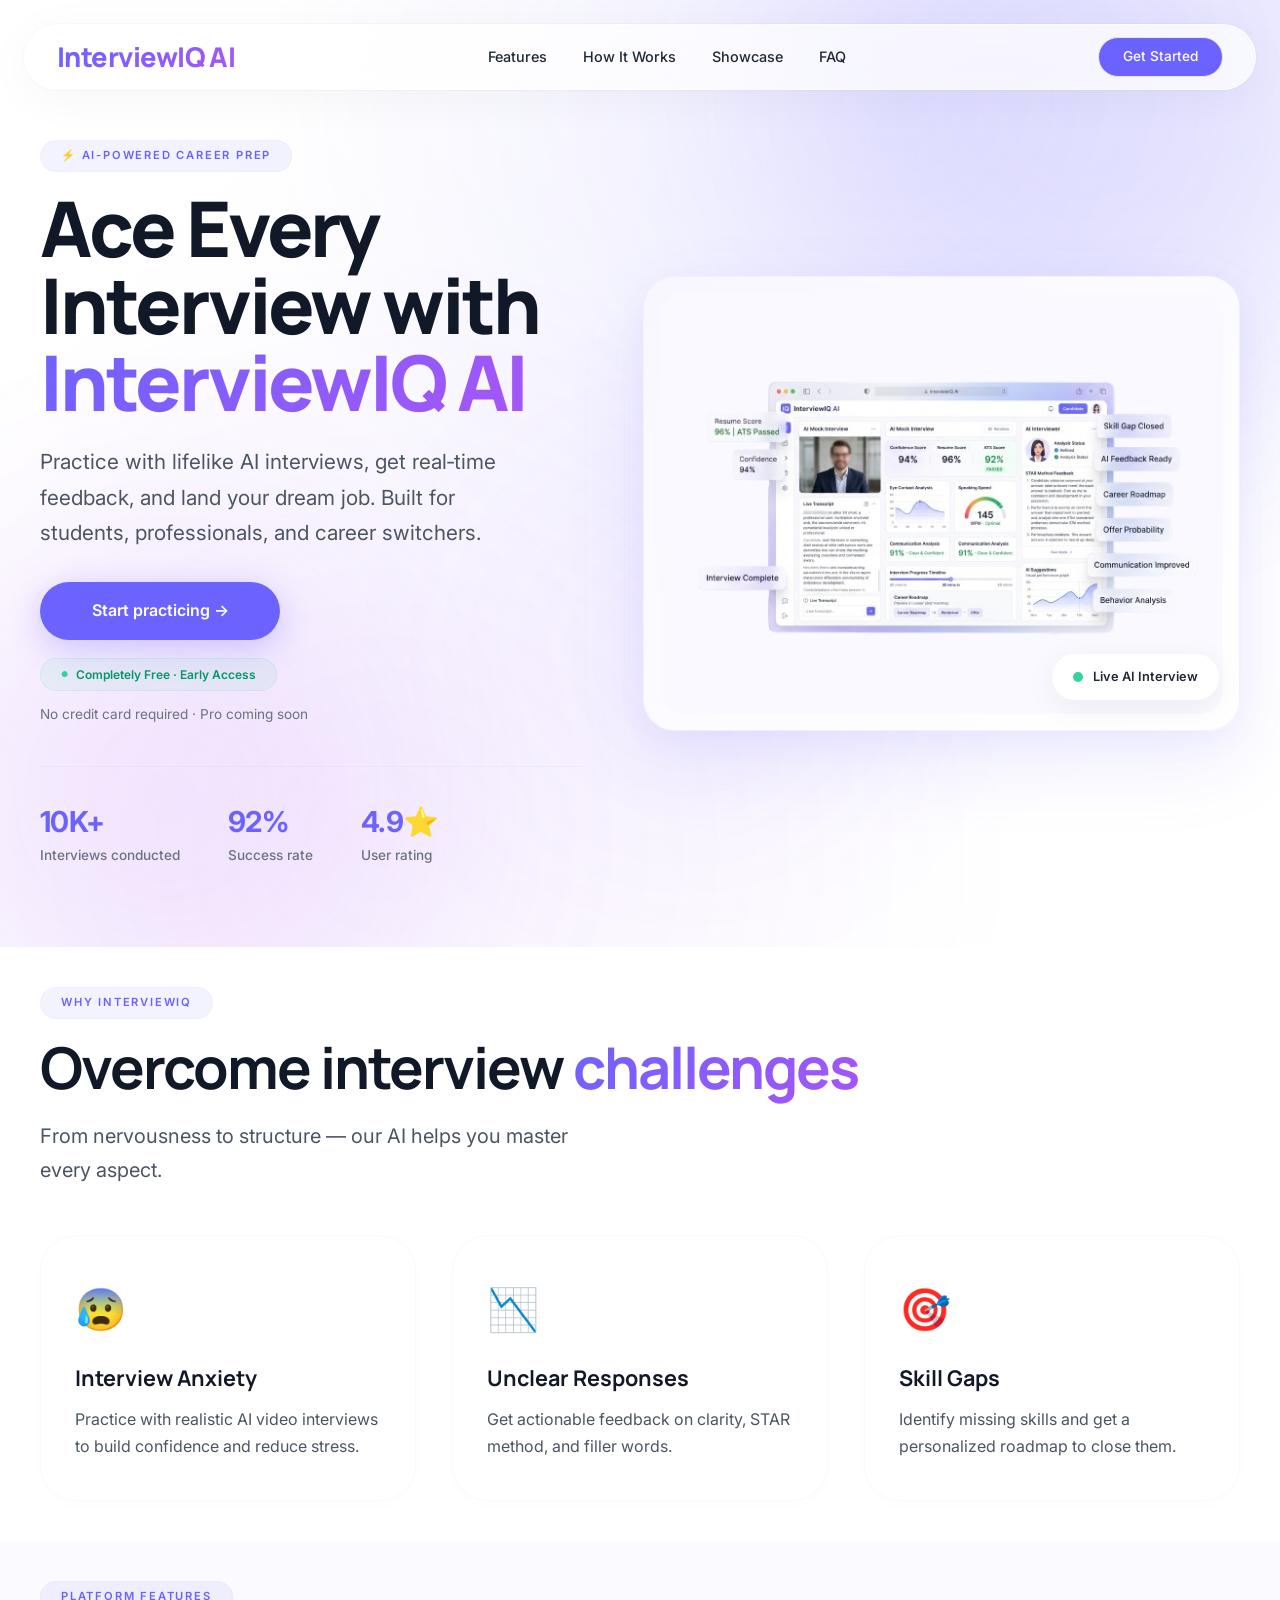
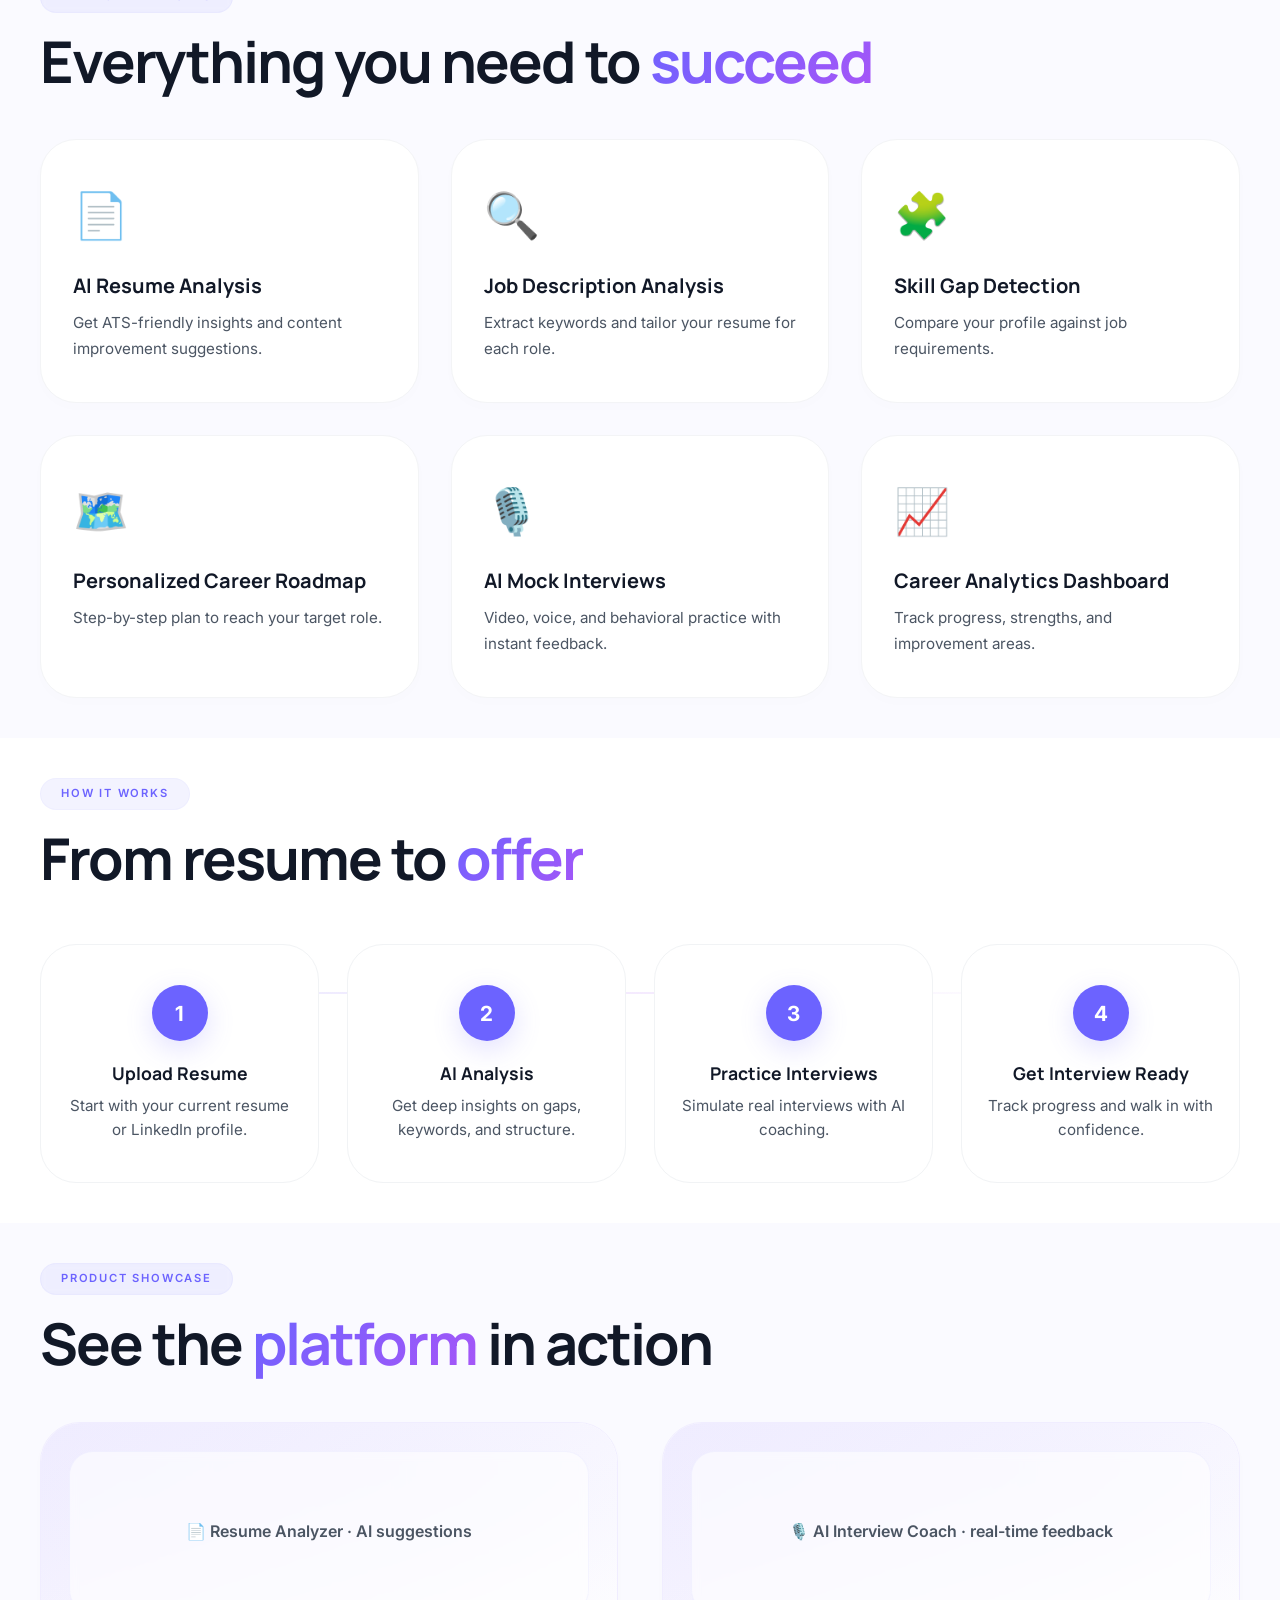
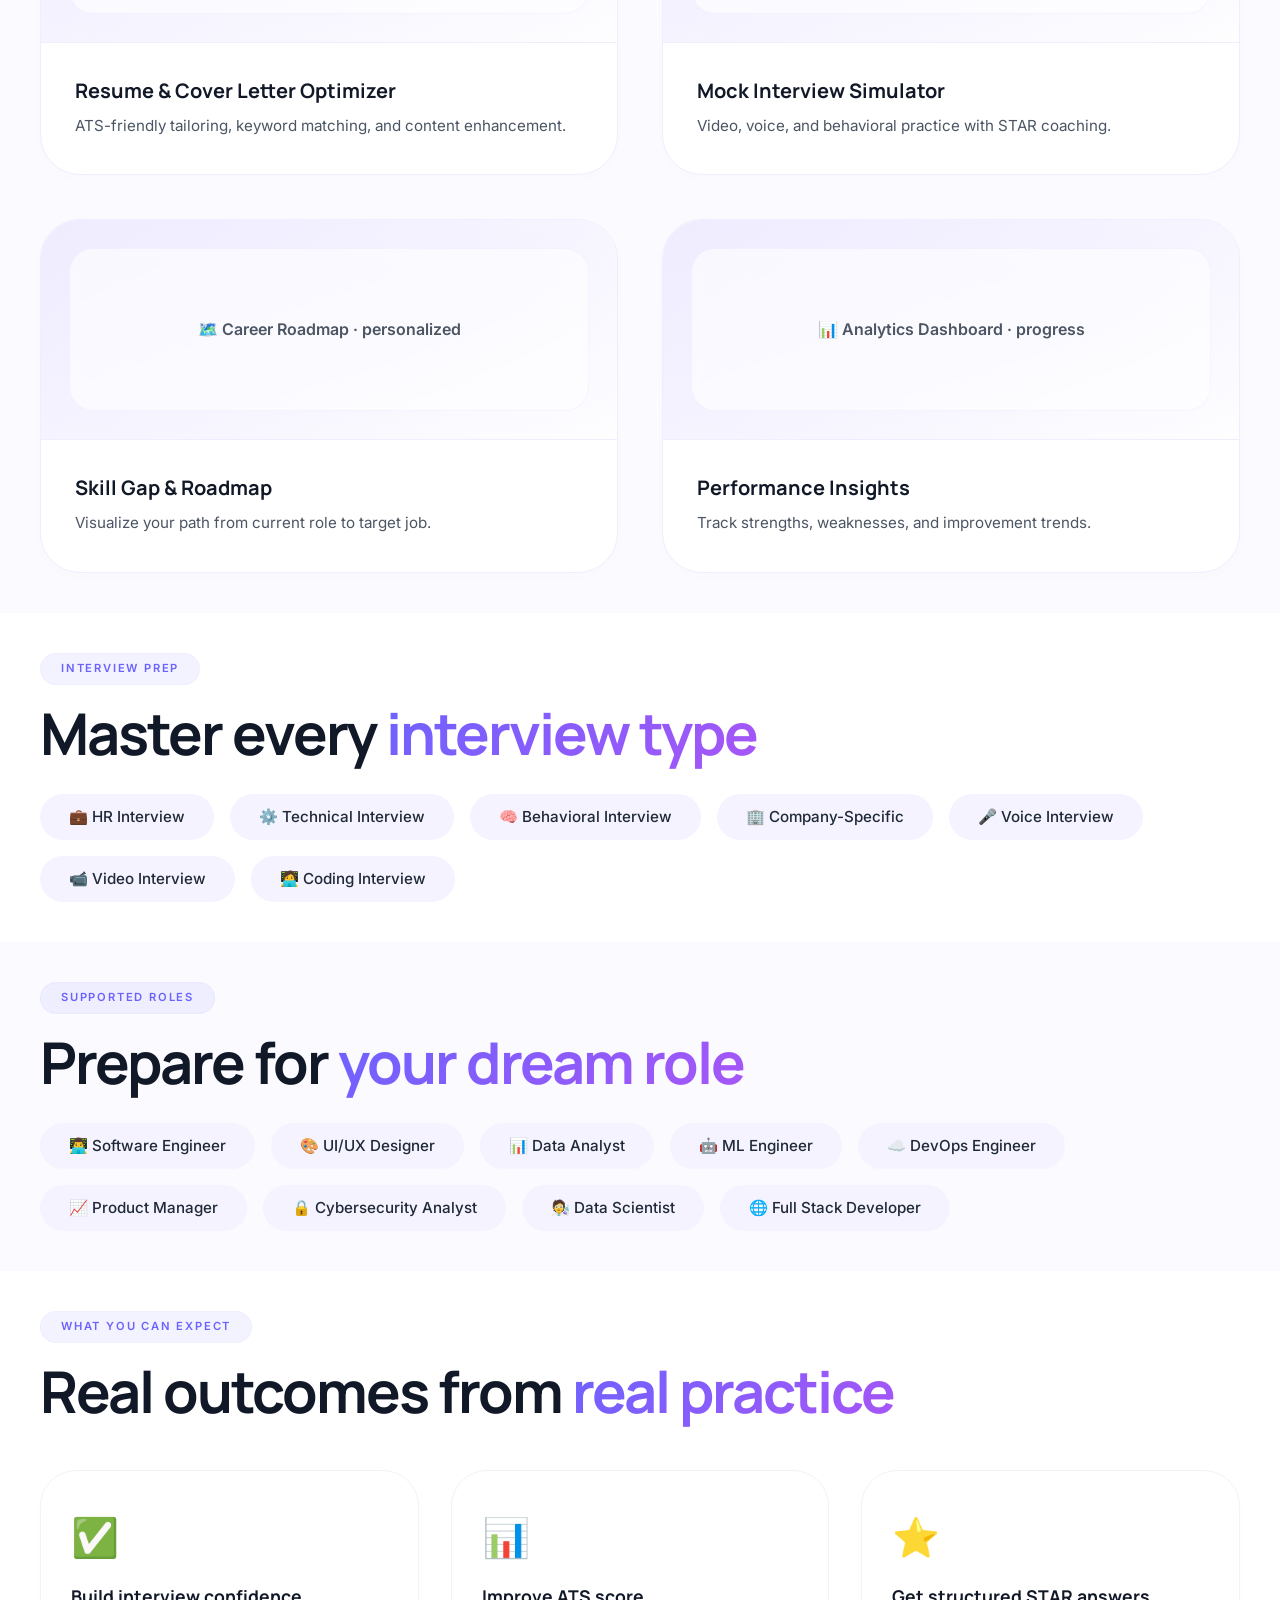
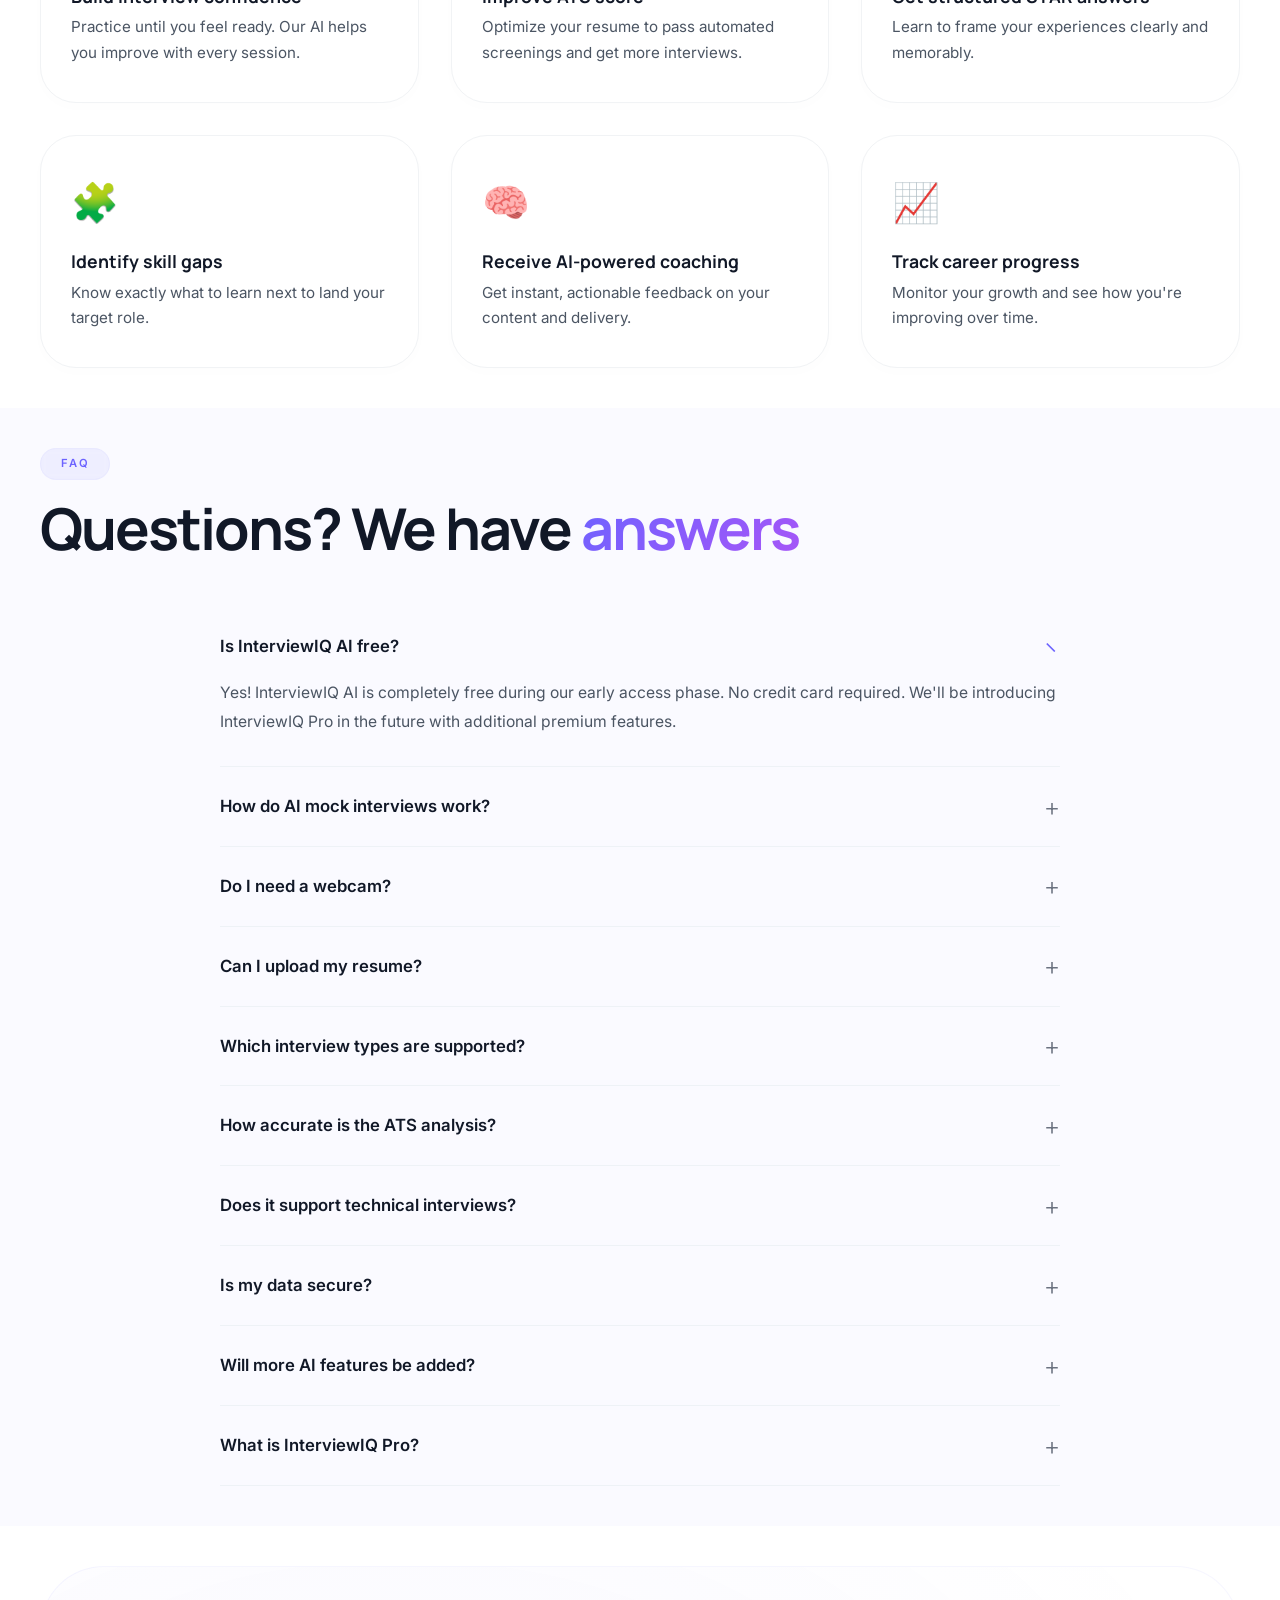
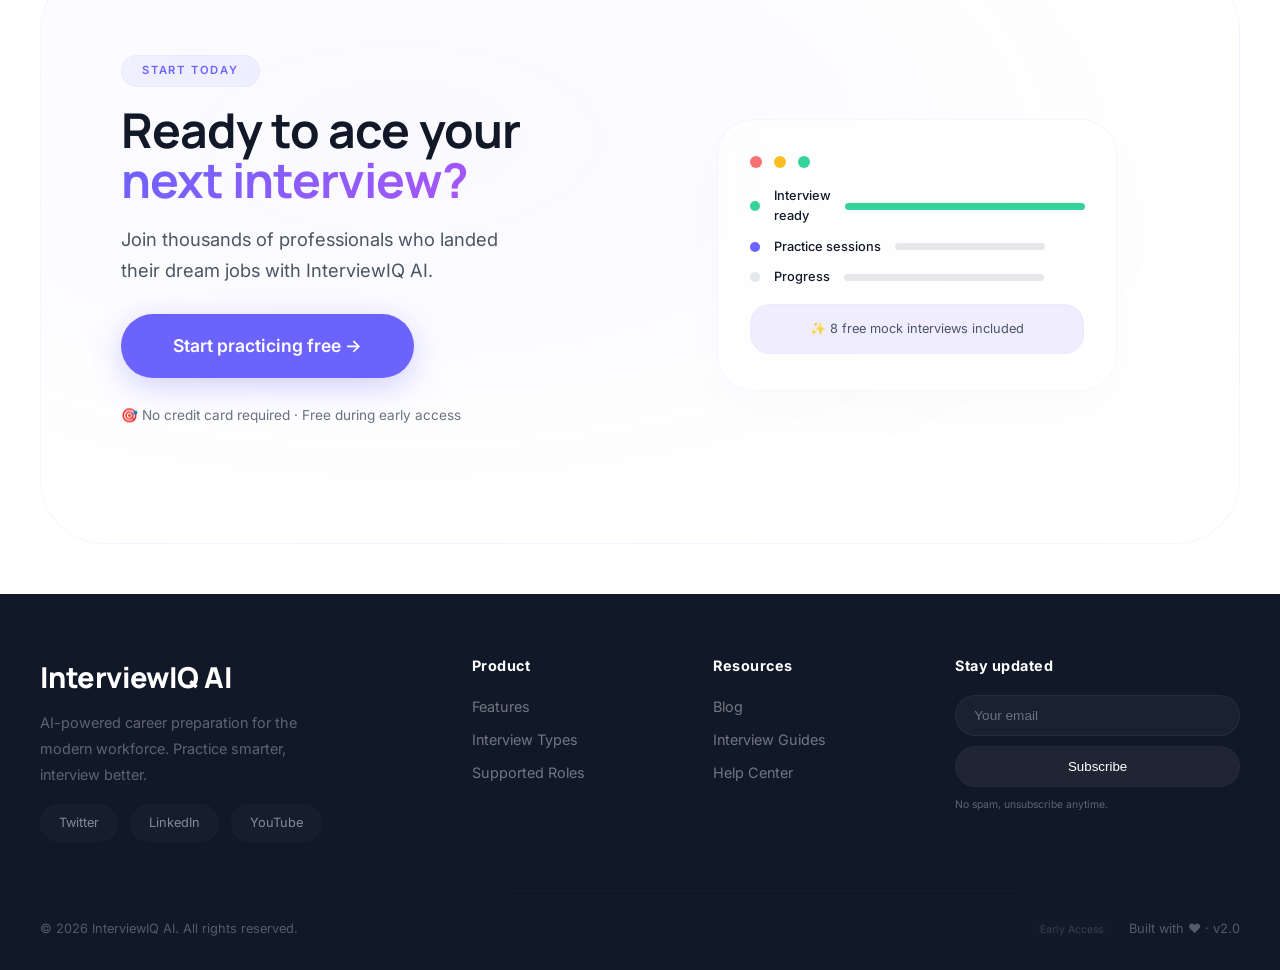
<file: landing_page/index.html>
<!DOCTYPE html>
<html lang="en">
<head>
  <meta charset="UTF-8" />
  <meta name="viewport" content="width=device-width, initial-scale=1.0" />
  <title>InterviewIQ AI · Ace Every Interview</title>
  <link rel="preconnect" href="https://fonts.googleapis.com" />
  <link rel="preconnect" href="https://fonts.gstatic.com" crossorigin />
  <link href="https://fonts.googleapis.com/css2?family=Inter:opsz,wght@14..32,300;14..32,400;14..32,500;14..32,600;14..32,700;14..32,800&family=Manrope:wght@400;500;600;700;800&display=swap" rel="stylesheet" />
  <link rel="stylesheet" href="../landing_page/style.css" />
</head>
<body>

  <!-- ============================================================
  NAVBAR
  ============================================================ -->
  <nav class="navbar" id="navbar" role="navigation" aria-label="Main navigation">
    <div class="container">
      <div class="nav-logo">InterviewIQ AI</div>
      <div class="nav-links">
        <a href="#features">Features</a>
        <a href="#how-it-works">How It Works</a>
        <a href="#showcase">Showcase</a>
        <a href="#faq">FAQ</a>
      </div>
      <div class="nav-actions">
        <a href="../login_page/login.html" class="btn-outline">Get Started</a>
      </div>
    </div>
  </nav>

  <!-- ============================================================
  HERO – UPDATED & IMPROVED
  ============================================================ -->
  <section class="hero" id="hero">
    <div class="hero-blob a"></div>
    <div class="hero-blob b"></div>
    <div class="hero-blob c"></div>
    <div class="container">
      <div class="hero-grid">
        <div class="hero-content">
          <span class="section-label">⚡ AI-powered career prep</span>
          <h1>Ace Every Interview with <span class="text-gradient">InterviewIQ AI</span></h1>
          <p>Practice with lifelike AI interviews, get real‑time feedback, and land your dream job. Built for students, professionals, and career switchers.</p>
          <div class="hero-actions">
            <a href="../login_page/login.html" class="btn-primary">Start practicing →</a>
          </div>
          <div class="free-badge">Completely Free · Early Access</div>
          <p style="font-size:0.85rem; margin-top: 12px; color:#6b7280;">No credit card required · Pro coming soon</p>

          <!-- Hero Stats -->
          <div class="hero-stats">
            <div class="stat-item">
              <div class="number"><span class="accent">10K+</span></div>
              <div class="label">Interviews conducted</div>
            </div>
            <div class="stat-item">
              <div class="number"><span class="accent">92%</span></div>
              <div class="label">Success rate</div>
            </div>
            <div class="stat-item">
              <div class="number"><span class="accent">4.9</span>⭐</div>
              <div class="label">User rating</div>
            </div>
          </div>
        </div>
        <div class="hero-illustration">
          <div class="image-wrapper">
            <div class="glow-ring"></div>
            <img src="../assets/hero.png" alt="InterviewIQ AI illustration" />
            <div class="floating-badge">
              <span class="dot-pulse"></span>
              Live AI Interview
            </div>
          </div>
        </div>
      </div>
    </div>
  </section>

  <!-- ============================================================
  WHY CHOOSE
  ============================================================ -->
  <section class="section-padding" id="features">
    <div class="container">
      <span class="section-label">why InterviewIQ</span>
      <h2 class="section-title">Overcome interview <span class="text-gradient">challenges</span></h2>
      <p class="section-sub">From nervousness to structure — our AI helps you master every aspect.</p>
      <div class="challenges-grid">
        <div class="challenge-card reveal">
          <span class="icon">😰</span>
          <h3>Interview Anxiety</h3>
          <p>Practice with realistic AI video interviews to build confidence and reduce stress.</p>
        </div>
        <div class="challenge-card reveal reveal-delay-1">
          <span class="icon">📉</span>
          <h3>Unclear Responses</h3>
          <p>Get actionable feedback on clarity, STAR method, and filler words.</p>
        </div>
        <div class="challenge-card reveal reveal-delay-2">
          <span class="icon">🎯</span>
          <h3>Skill Gaps</h3>
          <p>Identify missing skills and get a personalized roadmap to close them.</p>
        </div>
      </div>
    </div>
  </section>

  <!-- ============================================================
  FEATURES
  ============================================================ -->
  <section class="section-padding bg-soft">
    <div class="container">
      <span class="section-label">platform features</span>
      <h2 class="section-title">Everything you need to <span class="text-gradient">succeed</span></h2>
      <div class="features-grid">
        <div class="feature-card reveal">
          <span class="emoji-big">📄</span>
          <h4>AI Resume Analysis</h4>
          <p>Get ATS-friendly insights and content improvement suggestions.</p>
        </div>
        <div class="feature-card reveal reveal-delay-1">
          <span class="emoji-big">🔍</span>
          <h4>Job Description Analysis</h4>
          <p>Extract keywords and tailor your resume for each role.</p>
        </div>
        <div class="feature-card reveal reveal-delay-2">
          <span class="emoji-big">🧩</span>
          <h4>Skill Gap Detection</h4>
          <p>Compare your profile against job requirements.</p>
        </div>
        <div class="feature-card reveal">
          <span class="emoji-big">🗺️</span>
          <h4>Personalized Career Roadmap</h4>
          <p>Step-by-step plan to reach your target role.</p>
        </div>
        <div class="feature-card reveal reveal-delay-1">
          <span class="emoji-big">🎙️</span>
          <h4>AI Mock Interviews</h4>
          <p>Video, voice, and behavioral practice with instant feedback.</p>
        </div>
        <div class="feature-card reveal reveal-delay-2">
          <span class="emoji-big">📈</span>
          <h4>Career Analytics Dashboard</h4>
          <p>Track progress, strengths, and improvement areas.</p>
        </div>
      </div>
    </div>
  </section>

  <!-- ============================================================
  HOW IT WORKS
  ============================================================ -->
  <section class="section-padding" id="how-it-works">
    <div class="container">
      <span class="section-label">how it works</span>
      <h2 class="section-title">From resume to <span class="text-gradient">offer</span></h2>
      <div class="steps">
        <div class="step-item reveal">
          <div class="step-num">1</div>
          <h4>Upload Resume</h4>
          <p>Start with your current resume or LinkedIn profile.</p>
        </div>
        <div class="step-item reveal reveal-delay-1">
          <div class="step-num">2</div>
          <h4>AI Analysis</h4>
          <p>Get deep insights on gaps, keywords, and structure.</p>
        </div>
        <div class="step-item reveal reveal-delay-2">
          <div class="step-num">3</div>
          <h4>Practice Interviews</h4>
          <p>Simulate real interviews with AI coaching.</p>
        </div>
        <div class="step-item reveal reveal-delay-3">
          <div class="step-num">4</div>
          <h4>Get Interview Ready</h4>
          <p>Track progress and walk in with confidence.</p>
        </div>
      </div>
    </div>
  </section>

  <!-- ============================================================
  PRODUCT SHOWCASE
  ============================================================ -->
  <section class="section-padding bg-soft" id="showcase">
    <div class="container">
      <span class="section-label">product showcase</span>
      <h2 class="section-title">See the <span class="text-gradient">platform</span> in action</h2>
      <div class="showcase-grid">
        <div class="showcase-card reveal">
          <div class="mock-ui"><div class="inner-mock">📄 Resume Analyzer · AI suggestions</div></div>
          <div class="card-body">
            <h4>Resume & Cover Letter Optimizer</h4>
            <p>ATS-friendly tailoring, keyword matching, and content enhancement.</p>
          </div>
        </div>
        <div class="showcase-card reveal reveal-delay-1">
          <div class="mock-ui"><div class="inner-mock">🎙️ AI Interview Coach · real-time feedback</div></div>
          <div class="card-body">
            <h4>Mock Interview Simulator</h4>
            <p>Video, voice, and behavioral practice with STAR coaching.</p>
          </div>
        </div>
        <div class="showcase-card reveal">
          <div class="mock-ui"><div class="inner-mock">🗺️ Career Roadmap · personalized</div></div>
          <div class="card-body">
            <h4>Skill Gap & Roadmap</h4>
            <p>Visualize your path from current role to target job.</p>
          </div>
        </div>
        <div class="showcase-card reveal reveal-delay-1">
          <div class="mock-ui"><div class="inner-mock">📊 Analytics Dashboard · progress</div></div>
          <div class="card-body">
            <h4>Performance Insights</h4>
            <p>Track strengths, weaknesses, and improvement trends.</p>
          </div>
        </div>
      </div>
    </div>
  </section>

  <!-- ============================================================
  INTERVIEW TYPES
  ============================================================ -->
  <section class="section-padding">
    <div class="container">
      <span class="section-label">interview prep</span>
      <h2 class="section-title">Master every <span class="text-gradient">interview type</span></h2>
      <div class="pill-grid">
        <span class="pill">💼 HR Interview</span>
        <span class="pill">⚙️ Technical Interview</span>
        <span class="pill">🧠 Behavioral Interview</span>
        <span class="pill">🏢 Company-Specific</span>
        <span class="pill">🎤 Voice Interview</span>
        <span class="pill">📹 Video Interview</span>
        <span class="pill">🧑‍💻 Coding Interview</span>
      </div>
    </div>
  </section>

  <!-- ============================================================
  ROLES
  ============================================================ -->
  <section class="section-padding bg-soft">
    <div class="container">
      <span class="section-label">supported roles</span>
      <h2 class="section-title">Prepare for <span class="text-gradient">your dream role</span></h2>
      <div class="pill-grid">
        <span class="pill">👨‍💻 Software Engineer</span>
        <span class="pill">🎨 UI/UX Designer</span>
        <span class="pill">📊 Data Analyst</span>
        <span class="pill">🤖 ML Engineer</span>
        <span class="pill">☁️ DevOps Engineer</span>
        <span class="pill">📈 Product Manager</span>
        <span class="pill">🔒 Cybersecurity Analyst</span>
        <span class="pill">🧑‍🔬 Data Scientist</span>
        <span class="pill">🌐 Full Stack Developer</span>
      </div>
    </div>
  </section>

  <!-- ============================================================
  WHAT YOU CAN EXPECT
  ============================================================ -->
  <section class="section-padding">
    <div class="container">
      <span class="section-label">what you can expect</span>
      <h2 class="section-title">Real outcomes from <span class="text-gradient">real practice</span></h2>
      <div class="expect-grid">
        <div class="expect-card reveal">
          <span class="icon">✅</span>
          <h4>Build interview confidence</h4>
          <p>Practice until you feel ready. Our AI helps you improve with every session.</p>
        </div>
        <div class="expect-card reveal reveal-delay-1">
          <span class="icon">📊</span>
          <h4>Improve ATS score</h4>
          <p>Optimize your resume to pass automated screenings and get more interviews.</p>
        </div>
        <div class="expect-card reveal reveal-delay-2">
          <span class="icon">⭐</span>
          <h4>Get structured STAR answers</h4>
          <p>Learn to frame your experiences clearly and memorably.</p>
        </div>
        <div class="expect-card reveal">
          <span class="icon">🧩</span>
          <h4>Identify skill gaps</h4>
          <p>Know exactly what to learn next to land your target role.</p>
        </div>
        <div class="expect-card reveal reveal-delay-1">
          <span class="icon">🧠</span>
          <h4>Receive AI-powered coaching</h4>
          <p>Get instant, actionable feedback on your content and delivery.</p>
        </div>
        <div class="expect-card reveal reveal-delay-2">
          <span class="icon">📈</span>
          <h4>Track career progress</h4>
          <p>Monitor your growth and see how you're improving over time.</p>
        </div>
      </div>
    </div>
  </section>

  <!-- ============================================================
  FAQ
  ============================================================ -->
  <section class="section-padding bg-soft" id="faq">
    <div class="container">
      <span class="section-label">FAQ</span>
      <h2 class="section-title">Questions? We have <span class="text-gradient">answers</span></h2>
      <div class="faq-container">
        <div class="faq-item active">
          <h4>Is InterviewIQ AI free? <span class="toggle">−</span></h4>
          <p>Yes! InterviewIQ AI is completely free during our early access phase. No credit card required. We'll be introducing InterviewIQ Pro in the future with additional premium features.</p>
        </div>
        <div class="faq-item">
          <h4>How do AI mock interviews work? <span class="toggle">+</span></h4>
          <p>You answer questions on video or voice, and our AI provides real-time feedback on content, clarity, structure, and delivery. It's like having a personal interview coach.</p>
        </div>
        <div class="faq-item">
          <h4>Do I need a webcam? <span class="toggle">+</span></h4>
          <p>For video interviews, yes. But we also support voice-only practice if you prefer to start without video.</p>
        </div>
        <div class="faq-item">
          <h4>Can I upload my resume? <span class="toggle">+</span></h4>
          <p>Absolutely. Upload your resume and we'll analyze it for ATS compatibility, content strength, and improvement opportunities.</p>
        </div>
        <div class="faq-item">
          <h4>Which interview types are supported? <span class="toggle">+</span></h4>
          <p>We support HR, technical, behavioral, company-specific, voice, video, and coding interviews.</p>
        </div>
        <div class="faq-item">
          <h4>How accurate is the ATS analysis? <span class="toggle">+</span></h4>
          <p>Our ATS analysis uses industry-standard algorithms to match your resume against job descriptions, with a high degree of accuracy.</p>
        </div>
        <div class="faq-item">
          <h4>Does it support technical interviews? <span class="toggle">+</span></h4>
          <p>Yes, we have a dedicated coding interview module with practice problems and AI-generated hints.</p>
        </div>
        <div class="faq-item">
          <h4>Is my data secure? <span class="toggle">+</span></h4>
          <p>Absolutely. We use enterprise-grade encryption and never share your data with third parties.</p>
        </div>
        <div class="faq-item">
          <h4>Will more AI features be added? <span class="toggle">+</span></h4>
          <p>Yes! We're constantly improving and adding new features. Follow us for updates.</p>
        </div>
        <div class="faq-item">
          <h4>What is InterviewIQ Pro? <span class="toggle">+</span></h4>
          <p>InterviewIQ Pro is our upcoming premium tier with advanced analytics, unlimited practice, and personalized coaching sessions.</p>
        </div>
      </div>
    </div>
  </section>

  <!-- ============================================================
  CTA
  ============================================================ -->
  <section class="section-padding">
    <div class="container">
      <div class="cta-section">
        <div>
          <span class="section-label">start today</span>
          <h2>Ready to ace your <span class="text-gradient">next interview?</span></h2>
          <p>Join thousands of professionals who landed their dream jobs with InterviewIQ AI.</p>
          <a href="../login_page/login.html" class="btn-primary" style="padding:18px 52px; font-size:1.1rem;">Start practicing free →</a>
          <p style="margin-top:18px; font-size:0.85rem; color:#6b7280;">🎯 No credit card required · Free during early access</p>
        </div>
        <div class="cta-visual">
          <div class="cta-mock">
            <div class="mock-dots">
              <span></span><span></span><span></span>
            </div>
            <div class="mini-row">
              <span class="dot green"></span>
              <span style="font-size:0.8rem; font-weight:500;">Interview ready</span>
              <div class="mini-line green"></div>
            </div>
            <div class="mini-row">
              <span class="dot purple"></span>
              <span style="font-size:0.8rem; font-weight:500;">Practice sessions</span>
              <div class="mini-line" style="width:45%; flex:none;"></div>
            </div>
            <div class="mini-row">
              <span class="dot"></span>
              <span style="font-size:0.8rem; font-weight:500;">Progress</span>
              <div class="mini-line" style="width:60%; flex:none;"></div>
            </div>
            <div class="mock-footer">✨ 8 free mock interviews included</div>
          </div>
        </div>
      </div>
    </div>
  </section>

  <!-- ============================================================
  FOOTER
  ============================================================ -->
  <footer class="footer" role="contentinfo">
    <div class="container">
      <div class="footer-grid">
        <div>
          <div class="nav-logo" style="color:white; -webkit-text-fill-color:white; background:none; font-size:1.8rem;">InterviewIQ AI</div>
          <p class="brand-desc">AI-powered career preparation for the modern workforce. Practice smarter, interview better.</p>
          <div class="social-links">
            <a href="#" aria-label="Twitter">Twitter</a>
            <a href="#" aria-label="LinkedIn">LinkedIn</a>
            <a href="#" aria-label="YouTube">YouTube</a>
          </div>
        </div>
        <div>
          <h5>Product</h5>
          <ul>
            <li>Features</li>
            <li>Interview Types</li>
            <li>Supported Roles</li>
          </ul>
        </div>
        <div>
          <h5>Resources</h5>
          <ul>
            <li>Blog</li>
            <li>Interview Guides</li>
            <li>Help Center</li>
          </ul>
        </div>
        <div class="newsletter">
          <h5>Stay updated</h5>
          <input type="email" placeholder="Your email" aria-label="Email newsletter" />
          <button class="btn-ghost-white">Subscribe</button>
          <p style="font-size:0.65rem; opacity:0.4; margin-top:10px;">No spam, unsubscribe anytime.</p>
        </div>
      </div>
      <div class="footer-bottom">
        <span>© 2026 InterviewIQ AI. All rights reserved.</span>
        <span><span class="badge">Early Access</span> Built with ❤️ · v2.0</span>
      </div>
    </div>
  </footer>

  <!-- ============================================================
  SCRIPT
  ============================================================ -->
  <script src="../landing_page/script.js"></script>

</body>
</html>
</file>
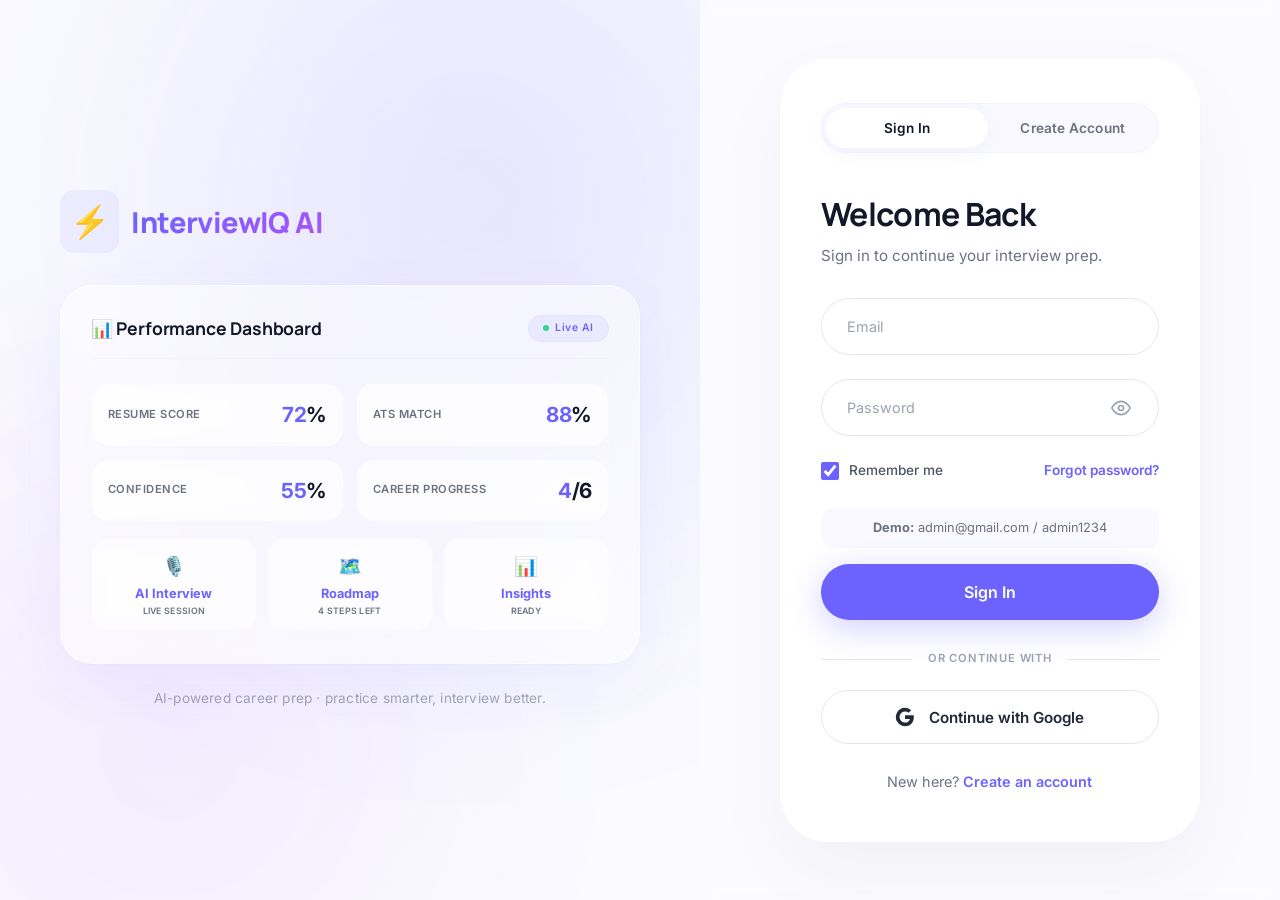
<file: login_page/login.html>
<!DOCTYPE html>
<html lang="en">
<head>
  <meta charset="UTF-8" />
  <meta name="viewport" content="width=device-width, initial-scale=1.0" />
  <title>InterviewIQ AI · Sign in</title>
  <link rel="preconnect" href="https://fonts.googleapis.com" />
  <link rel="preconnect" href="https://fonts.gstatic.com" crossorigin />
  <link href="https://fonts.googleapis.com/css2?family=Inter:opsz,wght@14..32,300;14..32,400;14..32,500;14..32,600;14..32,700;14..32,800&family=Manrope:wght@400;500;600;700;800&display=swap" rel="stylesheet" />
  <link rel="stylesheet" href="auth.css" />
</head>
<body>

  <!-- ============================================================
  AUTH PAGE – single login.html (login + signup)
  ============================================================ -->
  <div class="auth-page">

    <!-- LEFT: DASHBOARD PREVIEW (alternate version – no image) -->
    <div class="auth-left">
      <div class="auth-left-bg-glow"></div>
      <div class="auth-left-bg-glow-2"></div>
      <div class="auth-left-content">

        <!-- brand -->
        <div class="auth-brand">
          <span class="brand-icon">⚡</span>
          <span class="brand-name">InterviewIQ AI</span>
        </div>

        <!-- dashboard preview – alternate minimalist version -->
        <div class="auth-dashboard-alt">
          <div class="dashboard-header-alt">
            <span class="title">📊 Performance Dashboard</span>
            <span class="badge-live"><span class="pulse"></span> Live AI</span>
          </div>

          <div class="stats-grid-alt">
            <div class="stat-item-alt">
              <span class="stat-label">Resume Score</span>
              <span class="stat-value"><span class="accent">72</span>%</span>
            </div>
            <div class="stat-item-alt">
              <span class="stat-label">ATS Match</span>
              <span class="stat-value"><span class="accent">88</span>%</span>
            </div>
            <div class="stat-item-alt">
              <span class="stat-label">Confidence</span>
              <span class="stat-value"><span class="accent">55</span>%</span>
            </div>
            <div class="stat-item-alt">
              <span class="stat-label">Career Progress</span>
              <span class="stat-value"><span class="accent">4</span>/6</span>
            </div>
          </div>

          <div class="row-cards-alt">
            <div class="card-sm-alt">
              <span class="icon">🎙️</span>
              <div class="value"><span class="highlight">AI Interview</span></div>
              <div class="label">Live Session</div>
            </div>
            <div class="card-sm-alt">
              <span class="icon">🗺️</span>
              <div class="value"><span class="highlight">Roadmap</span></div>
              <div class="label">4 steps left</div>
            </div>
            <div class="card-sm-alt">
              <span class="icon">📊</span>
              <div class="value"><span class="highlight">Insights</span></div>
              <div class="label">Ready</div>
            </div>
          </div>
        </div>

        <p class="auth-tagline">AI-powered career prep · practice smarter, interview better.</p>
      </div>
    </div>

    <!-- RIGHT: GLASS AUTH CARD -->
    <div class="auth-right">
      <div class="auth-card">

        <!-- toggle tabs -->
        <div class="auth-tabs">
          <button class="auth-tab active" data-tab="login">Sign In</button>
          <button class="auth-tab" data-tab="signup">Create Account</button>
        </div>

        <!-- ============================================================
        LOGIN FORM
        ============================================================ -->
        <div class="auth-panel active" id="panel-login">
          <h2 class="auth-title">Welcome Back</h2>
          <p class="auth-sub">Sign in to continue your interview prep.</p>

          <form id="login-form" novalidate>
            <div class="input-group floating">
              <input type="email" id="login-email" placeholder=" " required />
              <label for="login-email">Email</label>
            </div>

            <div class="input-group floating">
              <input type="password" id="login-password" placeholder=" " required />
              <label for="login-password">Password</label>
              <button type="button" class="toggle-password" aria-label="Toggle password visibility">
                <svg viewBox="0 0 24 24" width="20" height="20" fill="none" stroke="currentColor" stroke-width="2"><path d="M1 12s4-8 11-8 11 8 11 8-4 8-11 8-11-8-11-8z"/><circle cx="12" cy="12" r="3"/></svg>
              </button>
            </div>

            <div class="form-row">
              <label class="checkbox-label">
                <input type="checkbox" checked /> <span>Remember me</span>
              </label>
              <a href="#" class="forgot-link">Forgot password?</a>
            </div>

            <!-- Add this after the form-row div and before the Sign In button -->
            <div style="text-align:center;margin-bottom:16px;padding:10px;background:rgba(108,99,255,0.04);border-radius:12px;font-size:0.8rem;color:#6b7280;">
              <strong>Demo:</strong> admin@gmail.com / admin1234
            </div>

            <button type="submit" class="btn-primary btn-block">
              <span class="btn-text">Sign In</span>
              <span class="btn-loader" style="display:none;"></span>
            </button>
          </form>

          <div class="divider"><span>or continue with</span></div>

          <button class="btn-google btn-block">
            <svg width="20" height="20" viewBox="0 0 24 24"><path fill="currentColor" d="M22.56 12.25c0-.78-.07-1.53-.2-2.25H12v4.26h5.92a5.06 5.06 0 0 1-2.2 3.32v2.77h3.57c2.08-1.92 3.28-4.74 3.28-8.1z"/><path fill="currentColor" d="M12 23c2.97 0 5.46-.98 7.28-2.66l-3.57-2.77c-.98.66-2.23 1.06-3.71 1.06-2.86 0-5.29-1.93-6.16-4.53H2.18v2.84C3.99 20.53 7.7 23 12 23z"/><path fill="currentColor" d="M5.84 14.09c-.22-.66-.35-1.36-.35-2.09s.13-1.43.35-2.09V7.07H2.18C1.43 8.55 1 10.22 1 12s.43 3.45 1.18 4.93l2.85-2.22.81-.62z"/><path fill="currentColor" d="M12 5.38c1.62 0 3.06.56 4.21 1.64l3.15-3.15C17.45 2.09 14.97 1 12 1 7.7 1 3.99 3.47 2.18 7.07l3.66 2.84c.87-2.6 3.3-4.53 6.16-4.53z"/></svg>
            Continue with Google
          </button>

          <p class="auth-switch">
            New here? <a href="#" data-switch="signup">Create an account</a>
          </p>
        </div>

        <!-- ============================================================
        SIGN UP FORM
        ============================================================ -->
        <div class="auth-panel" id="panel-signup">
          <h2 class="auth-title">Create Your Account</h2>
          <p class="auth-sub">Start your free interview practice today.</p>

          <form id="signup-form" novalidate>
            <div class="input-group floating">
              <input type="text" id="signup-name" placeholder=" " required />
              <label for="signup-name">Full Name</label>
            </div>

            <div class="input-group floating">
              <input type="email" id="signup-email" placeholder=" " required />
              <label for="signup-email">Email</label>
            </div>

            <div class="input-group floating">
              <input type="password" id="signup-password" placeholder=" " required />
              <label for="signup-password">Password</label>
              <button type="button" class="toggle-password" aria-label="Toggle password visibility">
                <svg viewBox="0 0 24 24" width="20" height="20" fill="none" stroke="currentColor" stroke-width="2"><path d="M1 12s4-8 11-8 11 8 11 8-4 8-11 8-11-8-11-8z"/><circle cx="12" cy="12" r="3"/></svg>
              </button>
            </div>

            <div class="input-group floating">
              <input type="password" id="signup-confirm" placeholder=" " required />
              <label for="signup-confirm">Confirm Password</label>
            </div>

            <!-- password strength meter -->
            <div class="strength-meter">
              <div class="strength-bar"><span id="strength-fill" style="width:0%;"></span></div>
              <span class="strength-text" id="strength-text">Weak</span>
            </div>

            <label class="checkbox-label" style="margin-bottom: 22px;">
              <input type="checkbox" id="terms-check" required /> <span>I agree to the <a href="#" style="color:#6C63FF;">Terms of Service</a> and <a href="#" style="color:#6C63FF;">Privacy Policy</a></span>
            </label>

            <button type="submit" class="btn-primary btn-block">
              <span class="btn-text">Create Account</span>
              <span class="btn-loader" style="display:none;"></span>
            </button>
          </form>

          <div class="divider"><span>or continue with</span></div>

          <button class="btn-google btn-block">
            <svg width="20" height="20" viewBox="0 0 24 24"><path fill="currentColor" d="M22.56 12.25c0-.78-.07-1.53-.2-2.25H12v4.26h5.92a5.06 5.06 0 0 1-2.2 3.32v2.77h3.57c2.08-1.92 3.28-4.74 3.28-8.1z"/><path fill="currentColor" d="M12 23c2.97 0 5.46-.98 7.28-2.66l-3.57-2.77c-.98.66-2.23 1.06-3.71 1.06-2.86 0-5.29-1.93-6.16-4.53H2.18v2.84C3.99 20.53 7.7 23 12 23z"/><path fill="currentColor" d="M5.84 14.09c-.22-.66-.35-1.36-.35-2.09s.13-1.43.35-2.09V7.07H2.18C1.43 8.55 1 10.22 1 12s.43 3.45 1.18 4.93l2.85-2.22.81-.62z"/><path fill="currentColor" d="M12 5.38c1.62 0 3.06.56 4.21 1.64l3.15-3.15C17.45 2.09 14.97 1 12 1 7.7 1 3.99 3.47 2.18 7.07l3.66 2.84c.87-2.6 3.3-4.53 6.16-4.53z"/></svg>
            Continue with Google
          </button>

          <p class="auth-switch">
            Already have an account? <a href="#" data-switch="login">Sign In</a>
          </p>
        </div>

      </div>
      <!-- end auth-card -->
    </div>
    <!-- end auth-right -->
  </div>
  <!-- end auth-page -->

  <script src="auth.js"></script>

</body>
</html>
</file>
<file: landing_page/style.css>
/* ============================================================
       RESET & BASE
       ============================================================ */
    * {
      margin: 0;
      padding: 0;
      box-sizing: border-box;
    }

    body {
      font-family: 'Inter', 'Manrope', sans-serif;
      background: #ffffff;
      color: #111827;
      line-height: 1.6;
      overflow-x: hidden;
      -webkit-font-smoothing: antialiased;
      -moz-osx-font-smoothing: grayscale;
    }

    .container {
      max-width: 1280px;
      margin: 0 auto;
      padding: 0 40px;
    }

    a {
      text-decoration: none;
      color: inherit;
    }

    .section-padding {
      padding: 40px 0;
    }

    .section-label {
      display: inline-block;
      font-weight: 600;
      font-size: 0.7rem;
      letter-spacing: 1.8px;
      text-transform: uppercase;
      color: #6C63FF;
      background: rgba(108, 99, 255, 0.08);
      padding: 6px 20px;
      border-radius: 40px;
      margin-bottom: 18px;
      backdrop-filter: blur(4px);
      border: 1px solid rgba(108, 99, 255, 0.04);
    }

    .section-title {
      font-family: 'Manrope', sans-serif;
      font-size: 3.6rem;
      font-weight: 700;
      letter-spacing: -0.035em;
      line-height: 1.05;
      margin-bottom: 22px;
    }

    .section-sub {
      font-size: 1.25rem;
      color: #4b5563;
      max-width: 580px;
      line-height: 1.7;
    }

    .text-gradient {
      background: linear-gradient(135deg, #6C63FF, #A855F7);
      -webkit-background-clip: text;
      -webkit-text-fill-color: transparent;
      background-clip: text;
    }

    /* ============================================================
       BUTTONS
       ============================================================ */
    .btn-primary {
      background: #6C63FF;
      border: none;
      padding: 16px 42px;
      border-radius: 60px;
      font-weight: 600;
      font-size: 1rem;
      color: #fff;
      box-shadow: 0 8px 32px rgba(108, 99, 255, 0.30);
      transition: all 0.3s cubic-bezier(0.16, 1, 0.3, 1);
      cursor: pointer;
      display: inline-block;
      position: relative;
      overflow: hidden;
    }

    .btn-primary::after {
      content: '';
      position: absolute;
      inset: 0;
      background: linear-gradient(135deg, rgba(255, 255, 255, 0.15), transparent);
      opacity: 0;
      transition: opacity 0.3s;
    }

    .btn-primary:hover {
      transform: translateY(-4px) scale(1.02);
      box-shadow: 0 18px 48px rgba(108, 99, 255, 0.45);
      background: #7b73ff;
    }

    .btn-primary:hover::after {
      opacity: 1;
    }

    .btn-secondary {
      background: transparent;
      border: 1.5px solid #d1d5db;
      padding: 16px 42px;
      border-radius: 60px;
      font-weight: 600;
      font-size: 1rem;
      color: #1f2937;
      transition: all 0.3s cubic-bezier(0.16, 1, 0.3, 1);
      cursor: pointer;
      display: inline-block;
    }

    .btn-secondary:hover {
      border-color: #6C63FF;
      color: #6C63FF;
      background: rgba(108, 99, 255, 0.04);
      transform: translateY(-3px);
      box-shadow: 0 8px 24px rgba(108, 99, 255, 0.06);
    }

    /* ============================================================
       NAVBAR
       ============================================================ */
    .navbar {
      position: fixed;
      top: 24px;
      left: 50%;
      transform: translateX(-50%);
      z-index: 100;
      width: calc(100% - 48px);
      max-width: 1320px;
      backdrop-filter: blur(20px) saturate(180%);
      -webkit-backdrop-filter: blur(20px) saturate(180%);
      background: rgba(255, 255, 255, 0.72);
      border-radius: 80px;
      border: 1px solid rgba(255, 255, 255, 0.5);
      box-shadow: 0 8px 48px rgba(0, 0, 0, 0.04), 0 0 0 1px rgba(108, 99, 255, 0.04);
      padding: 10px 32px;
      transition: all 0.4s cubic-bezier(0.16, 1, 0.3, 1);
    }

    .navbar.scrolled {
      top: 16px;
      background: rgba(255, 255, 255, 0.82);
      box-shadow: 0 12px 56px rgba(0, 0, 0, 0.06), 0 0 0 1px rgba(108, 99, 255, 0.06);
      padding: 8px 32px;
    }

    .navbar .container {
      display: flex;
      align-items: center;
      justify-content: space-between;
      padding: 0;
      max-width: 100%;
    }

    .nav-logo {
      font-family: 'Manrope', sans-serif;
      font-weight: 800;
      font-size: 1.7rem;
      letter-spacing: -0.02em;
      background: linear-gradient(135deg, #6C63FF, #A855F7);
      -webkit-background-clip: text;
      -webkit-text-fill-color: transparent;
      background-clip: text;
    }

    .nav-links {
      display: flex;
      gap: 36px;
      font-weight: 500;
      font-size: 0.9rem;
      color: #1f2937;
      align-items: center;
    }

    .nav-links a {
      transition: color 0.2s;
      position: relative;
    }

    .nav-links a::after {
      content: '';
      position: absolute;
      bottom: -4px;
      left: 0;
      width: 0;
      height: 2px;
      background: #6C63FF;
      transition: width 0.3s cubic-bezier(0.16, 1, 0.3, 1);
    }

    .nav-links a:hover {
      color: #6C63FF;
    }

    .nav-links a:hover::after {
      width: 100%;
    }

    .nav-actions {
      display: flex;
      align-items: center;
      gap: 14px;
    }

    .btn-outline {
      background: transparent;
      border: 1.5px solid #e5e7eb;
      padding: 8px 24px;
      border-radius: 60px;
      font-weight: 500;
      font-size: 0.85rem;
      color: #ffffff;
      background: #6c63ff;
      transition: all 0.25s;
      cursor: pointer;
    }

    .btn-outline:hover {
      border-color: #6C63FF;
      color: #6C63FF;
      background: rgba(108, 99, 255, 0.04);
      transform: translateY(-1px);
    }

    /* ============================================================
       HERO - UPDATED & IMPROVED
       ============================================================ */
    .hero {
      min-height: 100vh;
      display: flex;
      align-items: center;
      padding: 140px 0 80px;
      position: relative;
      background:
        radial-gradient(ellipse at 70% 10%, rgba(108, 99, 255, 0.10) 0%, transparent 50%),
        radial-gradient(ellipse at 30% 90%, rgba(168, 85, 247, 0.07) 0%, transparent 50%),
        radial-gradient(ellipse at 50% 50%, rgba(108, 99, 255, 0.03) 0%, transparent 70%);
      overflow: hidden;
    }

    .hero-blob {
      position: absolute;
      border-radius: 50%;
      filter: blur(120px);
      pointer-events: none;
      opacity: 0.20;
    }

    .hero-blob.a {
      width: 600px;
      height: 600px;
      background: #6C63FF;
      top: -200px;
      right: -100px;
      opacity: 0.15;
    }

    .hero-blob.b {
      width: 500px;
      height: 500px;
      background: #A855F7;
      bottom: -100px;
      left: -80px;
      opacity: 0.12;
    }

    .hero-blob.c {
      width: 350px;
      height: 350px;
      background: #8B5CF6;
      top: 50%;
      left: 40%;
      opacity: 0.06;
    }

    .hero-grid {
      display: grid;
      grid-template-columns: 1fr 1.1fr;
      gap: 60px;
      align-items: center;
      position: relative;
      z-index: 2;
    }

    .hero-content h1 {
      font-family: 'Manrope', sans-serif;
      font-size: 4.8rem;
      font-weight: 800;
      letter-spacing: -0.04em;
      line-height: 1.0;
      margin-bottom: 24px;
    }

    .hero-content p {
      font-size: 1.3rem;
      color: #4b5563;
      max-width: 500px;
      margin-bottom: 32px;
      line-height: 1.7;
    }

    .hero-actions {
      display: flex;
      align-items: center;
      gap: 0;
    }

    .hero-actions .btn-primary {
      min-width: 240px;
      text-align: center;
    }

    .free-badge {
      display: inline-flex;
      align-items: center;
      gap: 8px;
      background: #34d39912;
      color: #059669;
      font-weight: 600;
      font-size: 0.75rem;
      padding: 6px 20px;
      border-radius: 60px;
      border: 1px solid #34d39920;
      margin-top: 18px;
      backdrop-filter: blur(4px);
    }

    .free-badge::before {
      content: '●';
      color: #34d399;
      font-size: 0.5rem;
    }

    .hero-illustration {
      position: relative;
      display: flex;
      justify-content: center;
      align-items: center;
      width: 100%;
      max-width: 620px;
      margin: 0 auto;
    }

    .hero-illustration .image-wrapper {
      position: relative;
      width: 100%;
      border-radius: 32px;
      overflow: hidden;
      box-shadow: 0 30px 80px rgba(108, 99, 255, 0.12), 0 10px 30px rgba(108, 99, 255, 0.05);
      background: linear-gradient(145deg, #f8f7ff, #ffffff);
      border: 1px solid rgba(108, 99, 255, 0.06);
      padding: 16px;
      transition: all 0.5s cubic-bezier(0.16, 1, 0.3, 1);
    }

    .hero-illustration .image-wrapper:hover {
      transform: translateY(-6px) scale(1.01);
      box-shadow: 0 40px 100px rgba(108, 99, 255, 0.16);
    }

    .hero-illustration .image-wrapper .glow-ring {
      position: absolute;
      inset: -3px;
      border-radius: 36px;
      background: linear-gradient(135deg, rgba(108, 99, 255, 0.15), rgba(168, 85, 247, 0.08), transparent 60%);
      z-index: -1;
      filter: blur(8px);
    }

    .hero-illustration img {
      width: 100%;
      height: auto;
      border-radius: 24px;
      display: block;
      object-fit: cover;
      background: #faf9ff;
    }

    /* Floating badge on image */
    .hero-illustration .floating-badge {
      position: absolute;
      bottom: 30px;
      right: 20px;
      background: rgba(255, 255, 255, 0.9);
      backdrop-filter: blur(16px);
      padding: 12px 20px;
      border-radius: 60px;
      font-size: 0.8rem;
      font-weight: 600;
      color: #1f2937;
      box-shadow: 0 8px 32px rgba(0, 0, 0, 0.06);
      border: 1px solid rgba(255, 255, 255, 0.5);
      display: flex;
      align-items: center;
      gap: 10px;
    }

    .hero-illustration .floating-badge .dot-pulse {
      width: 10px;
      height: 10px;
      border-radius: 50%;
      background: #34d399;
      animation: pulse-dot 2s ease-in-out infinite;
    }

    @keyframes pulse-dot {
      0%, 100% { transform: scale(1); opacity: 1; }
      50% { transform: scale(1.6); opacity: 0.5; }
    }

    /* Stats row under hero */
    .hero-stats {
      display: flex;
      gap: 48px;
      margin-top: 40px;
      padding-top: 32px;
      border-top: 1px solid rgba(108, 99, 255, 0.06);
    }

    .hero-stats .stat-item .number {
      font-size: 1.8rem;
      font-weight: 700;
      color: #111827;
      letter-spacing: -0.02em;
    }

    .hero-stats .stat-item .number .accent {
      color: #6C63FF;
    }

    .hero-stats .stat-item .label {
      font-size: 0.85rem;
      color: #6b7280;
      font-weight: 500;
    }

    /* ============================================================
       REST OF SECTIONS (unchanged)
       ============================================================ */
    .split {
      display: grid;
      grid-template-columns: 1fr 1fr;
      gap: 80px;
      align-items: center;
    }

    .split-reverse {
      direction: rtl;
    }

    .split-reverse>* {
      direction: ltr;
    }

    .mockup-box {
      background: #faf9ff;
      border-radius: 44px;
      padding: 40px 36px;
      border: 1px solid #f0edff;
      box-shadow: 0 4px 32px rgba(0, 0, 0, 0.02);
      transition: all 0.5s cubic-bezier(0.16, 1, 0.3, 1);
    }

    .mockup-box:hover {
      box-shadow: 0 32px 72px rgba(108, 99, 255, 0.05);
      border-color: rgba(108, 99, 255, 0.10);
      transform: translateY(-6px);
    }

    .mockup-box .mock-header {
      display: flex;
      justify-content: space-between;
      margin-bottom: 20px;
      font-size: 0.85rem;
      font-weight: 600;
      color: #1f2937;
    }

    .stat-grid {
      display: grid;
      grid-template-columns: 1fr 1fr;
      gap: 16px;
    }

    .stat-card {
      background: white;
      padding: 18px 20px;
      border-radius: 24px;
      border: 1px solid #f3f1ff;
      transition: all 0.3s;
    }

    .stat-card:hover {
      border-color: rgba(108, 99, 255, 0.15);
      transform: translateY(-2px);
      box-shadow: 0 8px 24px rgba(108, 99, 255, 0.03);
    }

    .stat-card .num {
      font-size: 2rem;
      font-weight: 700;
      color: #6C63FF;
      letter-spacing: -0.02em;
    }

    .stat-card .lbl {
      font-size: 0.75rem;
      color: #6b7280;
      margin-top: 4px;
    }

    .challenges-grid {
      display: grid;
      grid-template-columns: repeat(3, 1fr);
      gap: 36px;
      margin-top: 48px;
    }

    .challenge-card {
      background: white;
      border-radius: 36px;
      padding: 40px 34px;
      border: 1px solid rgba(108, 99, 255, 0.04);
      transition: all 0.5s cubic-bezier(0.16, 1, 0.3, 1);
      box-shadow: 0 4px 16px rgba(0, 0, 0, 0.01);
    }

    .challenge-card:hover {
      transform: translateY(-10px);
      box-shadow: 0 32px 64px rgba(108, 99, 255, 0.04);
      border-color: rgba(108, 99, 255, 0.10);
    }

    .challenge-card .icon {
      font-size: 2.6rem;
      margin-bottom: 18px;
      display: block;
    }

    .challenge-card h3 {
      font-family: 'Manrope', sans-serif;
      font-weight: 700;
      font-size: 1.35rem;
      margin-bottom: 10px;
    }

    .challenge-card p {
      color: #4b5563;
      line-height: 1.7;
    }

    .features-grid {
      display: grid;
      grid-template-columns: repeat(3, 1fr);
      gap: 32px;
      margin-top: 48px;
    }

    .feature-card {
      background: white;
      border-radius: 36px;
      padding: 40px 32px;
      border: 1px solid #f3f4f6;
      transition: all 0.5s cubic-bezier(0.16, 1, 0.3, 1);
      box-shadow: 0 4px 16px rgba(0, 0, 0, 0.01);
    }

    .feature-card:hover {
      transform: translateY(-10px);
      box-shadow: 0 32px 64px rgba(108, 99, 255, 0.04);
      border-color: rgba(108, 99, 255, 0.10);
    }

    .feature-card .emoji-big {
      font-size: 2.8rem;
      margin-bottom: 18px;
      display: block;
    }

    .feature-card h4 {
      font-family: 'Manrope', sans-serif;
      font-weight: 700;
      font-size: 1.25rem;
      margin-bottom: 8px;
    }

    .feature-card p {
      color: #4b5563;
      font-size: 0.95rem;
      line-height: 1.7;
    }

    .steps {
      display: grid;
      grid-template-columns: repeat(4, 1fr);
      gap: 28px;
      margin-top: 56px;
      position: relative;
    }

    .steps::before {
      content: '';
      position: absolute;
      top: 48px;
      left: 12%;
      right: 12%;
      height: 2px;
      background: linear-gradient(90deg, #6C63FF, #A855F7, transparent);
      opacity: 0.12;
    }

    .step-item {
      text-align: center;
      background: white;
      padding: 40px 24px;
      border-radius: 36px;
      border: 1px solid #f1f3f5;
      transition: all 0.4s cubic-bezier(0.16, 1, 0.3, 1);
    }

    .step-item:hover {
      border-color: rgba(108, 99, 255, 0.08);
      transform: translateY(-4px);
      box-shadow: 0 16px 40px rgba(108, 99, 255, 0.03);
    }

    .step-num {
      width: 56px;
      height: 56px;
      background: #6C63FF;
      color: white;
      border-radius: 60px;
      display: flex;
      align-items: center;
      justify-content: center;
      font-weight: 700;
      font-size: 1.3rem;
      margin: 0 auto 18px;
      box-shadow: 0 8px 28px rgba(108, 99, 255, 0.20);
      transition: all 0.3s;
    }

    .step-item:hover .step-num {
      transform: scale(1.05);
      box-shadow: 0 12px 36px rgba(108, 99, 255, 0.30);
    }

    .step-item h4 {
      font-family: 'Manrope', sans-serif;
      font-weight: 700;
      font-size: 1.1rem;
    }

    .step-item p {
      color: #4b5563;
      font-size: 0.95rem;
      margin-top: 6px;
      line-height: 1.6;
    }

    .showcase-grid {
      display: grid;
      grid-template-columns: repeat(2, 1fr);
      gap: 44px;
      margin-top: 48px;
    }

    .showcase-card {
      border-radius: 40px;
      overflow: hidden;
      border: 1px solid #f0edff;
      transition: all 0.5s cubic-bezier(0.16, 1, 0.3, 1);
      background: white;
      box-shadow: 0 4px 16px rgba(0, 0, 0, 0.01);
    }

    .showcase-card:hover {
      box-shadow: 0 32px 72px rgba(108, 99, 255, 0.04);
      border-color: rgba(108, 99, 255, 0.12);
      transform: translateY(-8px);
    }

    .showcase-card .mock-ui {
      height: 220px;
      background: linear-gradient(145deg, #f0edff, #ffffff);
      border-bottom: 1px solid #f0edff;
      display: flex;
      align-items: center;
      justify-content: center;
      padding: 28px;
      position: relative;
      overflow: hidden;
    }

    .showcase-card .mock-ui::before {
      content: '';
      position: absolute;
      inset: 0;
      background: radial-gradient(ellipse at 70% 30%, rgba(108, 99, 255, 0.03), transparent);
    }

    .showcase-card .mock-ui .inner-mock {
      width: 100%;
      height: 100%;
      background: rgba(255, 255, 255, 0.6);
      border-radius: 24px;
      display: flex;
      align-items: center;
      justify-content: center;
      border: 1px solid rgba(108, 99, 255, 0.06);
      font-weight: 600;
      color: #4b5563;
      position: relative;
      z-index: 1;
      backdrop-filter: blur(4px);
    }

    .showcase-card .card-body {
      padding: 32px 34px 36px;
    }

    .showcase-card h4 {
      font-family: 'Manrope', sans-serif;
      font-weight: 700;
      font-size: 1.25rem;
    }

    .showcase-card p {
      color: #4b5563;
      font-size: 0.95rem;
      margin-top: 6px;
      line-height: 1.7;
    }

    .pill-grid {
      display: flex;
      flex-wrap: wrap;
      gap: 16px;
      margin-top: 30px;
    }

    .pill {
      background: #f5f3ff;
      padding: 10px 28px;
      border-radius: 60px;
      font-weight: 500;
      font-size: 0.95rem;
      color: #1f2937;
      border: 1px solid transparent;
      transition: all 0.35s cubic-bezier(0.16, 1, 0.3, 1);
    }

    .pill:hover {
      background: #ede9fe;
      border-color: #6C63FF;
      transform: scale(1.04);
      box-shadow: 0 4px 20px rgba(108, 99, 255, 0.06);
    }

    .expect-grid {
      display: grid;
      grid-template-columns: repeat(3, 1fr);
      gap: 32px;
      margin-top: 48px;
    }

    .expect-card {
      background: white;
      border-radius: 36px;
      padding: 36px 30px;
      border: 1px solid #f1f3f5;
      transition: all 0.5s cubic-bezier(0.16, 1, 0.3, 1);
      box-shadow: 0 4px 16px rgba(0, 0, 0, 0.01);
    }

    .expect-card:hover {
      transform: translateY(-8px);
      box-shadow: 0 28px 56px rgba(108, 99, 255, 0.03);
      border-color: rgba(108, 99, 255, 0.08);
    }

    .expect-card .icon {
      font-size: 2.4rem;
      margin-bottom: 14px;
      display: block;
    }

    .expect-card h4 {
      font-family: 'Manrope', sans-serif;
      font-weight: 700;
      font-size: 1.1rem;
    }

    .expect-card p {
      color: #4b5563;
      font-size: 0.95rem;
      line-height: 1.7;
      margin-top: 4px;
    }

    .faq-container {
      max-width: 840px;
      margin: 48px auto 0;
    }

    .faq-item {
      border-bottom: 1px solid #eef2f6;
      padding: 6px 0;
    }

    .faq-item h4 {
      font-weight: 600;
      cursor: pointer;
      display: flex;
      justify-content: space-between;
      align-items: center;
      padding: 20px 0;
      font-size: 1.05rem;
      transition: all 0.3s;
      user-select: none;
    }

    .faq-item h4:hover {
      color: #6C63FF;
    }

    .faq-item p {
      color: #4b5563;
      padding-bottom: 24px;
      display: none;
      line-height: 1.8;
      font-size: 0.98rem;
    }

    .faq-item.active p {
      display: block;
      animation: fadeIn 0.4s ease;
    }

    .faq-item .toggle {
      font-size: 1.6rem;
      font-weight: 300;
      color: #6b7280;
      transition: all 0.4s cubic-bezier(0.16, 1, 0.3, 1);
      line-height: 1;
    }

    .faq-item.active .toggle {
      transform: rotate(45deg);
      color: #6C63FF;
    }

    @keyframes fadeIn {
      from {
        opacity: 0;
        transform: translateY(-8px);
      }
      to {
        opacity: 1;
        transform: translateY(0);
      }
    }

    .cta-section {
      background: radial-gradient(ellipse at 30% 30%, rgba(108, 99, 255, 0.04), transparent 70%);
      border-radius: 64px;
      padding: 88px 80px;
      border: 1px solid rgba(108, 99, 255, 0.06);
      display: grid;
      grid-template-columns: 1fr 1fr;
      gap: 70px;
      align-items: center;
    }

    .cta-section h2 {
      font-family: 'Manrope', sans-serif;
      font-size: 3rem;
      font-weight: 700;
      letter-spacing: -0.02em;
      line-height: 1.05;
    }

    .cta-section p {
      font-size: 1.15rem;
      color: #4b5563;
      margin: 18px 0 28px;
      max-width: 420px;
      line-height: 1.7;
    }

    .cta-visual {
      display: flex;
      justify-content: center;
      align-items: center;
    }

    .cta-mock {
      background: rgba(255, 255, 255, 0.5);
      backdrop-filter: blur(16px);
      border-radius: 36px;
      padding: 36px 32px;
      border: 1px solid rgba(108, 99, 255, 0.06);
      width: 100%;
      max-width: 400px;
      box-shadow: 0 20px 56px rgba(0, 0, 0, 0.02);
    }

    .cta-mock .mini-row {
      display: flex;
      gap: 14px;
      margin: 10px 0;
      align-items: center;
    }

    .cta-mock .mini-row .dot {
      width: 10px;
      height: 10px;
      border-radius: 50%;
      background: #e5e7eb;
      flex-shrink: 0;
    }

    .cta-mock .mini-row .dot.green {
      background: #34d399;
    }
    .cta-mock .mini-row .dot.purple {
      background: #6C63FF;
    }

    .cta-mock .mini-line {
      height: 7px;
      background: #e5e7eb;
      border-radius: 40px;
      flex: 1;
    }

    .cta-mock .mini-line.purple {
      background: linear-gradient(90deg, #6C63FF, #A855F7);
      width: 65%;
      flex: none;
    }

    .cta-mock .mini-line.green {
      background: #34d399;
      width: 72%;
      flex: none;
    }

    .cta-mock .mock-dots {
      display: flex;
      gap: 12px;
      margin-bottom: 18px;
    }

    .cta-mock .mock-dots span {
      width: 12px;
      height: 12px;
      border-radius: 50%;
      background: #e5e7eb;
    }

    .cta-mock .mock-dots span:nth-child(1) {
      background: #f87171;
    }
    .cta-mock .mock-dots span:nth-child(2) {
      background: #fbbf24;
    }
    .cta-mock .mock-dots span:nth-child(3) {
      background: #34d399;
    }

    .cta-mock .mock-footer {
      margin-top: 16px;
      background: #f0edff;
      border-radius: 20px;
      padding: 14px 18px;
      font-size: 0.8rem;
      color: #4b5563;
      text-align: center;
      border: 1px solid rgba(108, 99, 255, 0.04);
    }

    /* ============================================================
       FOOTER – streamlined
       ============================================================ */
    .footer {
      background: #111827;
      color: #d1d5db;
      padding: 60px 0 30px;
      margin-top: 10px;
    }

    .footer .container {
      max-width: 1280px;
    }

    .footer-grid {
      display: grid;
      grid-template-columns: 2fr 1fr 1fr 1.5fr;
      gap: 52px;
    }

    .footer h5 {
      color: white;
      font-weight: 700;
      margin-bottom: 18px;
      font-size: 0.9rem;
      letter-spacing: 0.5px;
    }

    .footer ul {
      list-style: none;
    }

    .footer ul li {
      margin-bottom: 10px;
      opacity: 0.5;
      transition: all 0.3s;
      font-size: 0.9rem;
      cursor: pointer;
    }

    .footer ul li:hover {
      opacity: 1;
      color: white;
      transform: translateX(4px);
    }

    .footer .brand-desc {
      opacity: 0.4;
      max-width: 260px;
      margin-top: 10px;
      line-height: 1.8;
      font-size: 0.9rem;
    }

    .footer .social-links {
      display: flex;
      gap: 12px;
      margin-top: 16px;
    }

    .footer .social-links a {
      background: rgba(255, 255, 255, 0.04);
      padding: 8px 18px;
      border-radius: 60px;
      font-size: 0.8rem;
      transition: all 0.3s;
      opacity: 0.6;
      border: 1px solid rgba(255, 255, 255, 0.02);
    }

    .footer .social-links a:hover {
      background: rgba(108, 99, 255, 0.15);
      opacity: 1;
      color: white;
      transform: translateY(-2px);
    }

    .footer .newsletter input {
      background: rgba(255, 255, 255, 0.04);
      border: 1px solid rgba(255, 255, 255, 0.06);
      padding: 12px 18px;
      border-radius: 60px;
      width: 100%;
      color: white;
      font-size: 0.85rem;
      transition: all 0.3s;
    }

    .footer .newsletter input:focus {
      outline: none;
      border-color: rgba(108, 99, 255, 0.3);
      background: rgba(255, 255, 255, 0.06);
    }

    .footer .newsletter input::placeholder {
      color: #6b7280;
    }

    .footer .newsletter .btn-ghost-white {
      background: rgba(255, 255, 255, 0.06);
      border: none;
      padding: 12px 20px;
      border-radius: 60px;
      color: white;
      font-weight: 500;
      margin-top: 10px;
      cursor: pointer;
      transition: all 0.3s;
      width: 100%;
      border: 1px solid rgba(255, 255, 255, 0.02);
    }

    .footer .newsletter .btn-ghost-white:hover {
      background: rgba(108, 99, 255, 0.20);
      transform: translateY(-2px);
    }

    .footer-bottom {
      margin-top: 48px;
      border-top: 1px solid rgba(255, 255, 255, 0.04);
      padding-top: 28px;
      display: flex;
      justify-content: space-between;
      font-size: 0.8rem;
      opacity: 0.35;
    }

    .footer-bottom .badge {
      background: rgba(255, 255, 255, 0.04);
      padding: 3px 14px;
      border-radius: 60px;
      font-size: 0.65rem;
      opacity: 0.6;
      margin-right: 8px;
    }

    /* ============================================================
       RESPONSIVE
       ============================================================ */
    @media (max-width: 1024px) {
      .hero-grid,
      .split,
      .showcase-grid,
      .cta-section {
        grid-template-columns: 1fr;
      }

      .challenges-grid,
      .features-grid,
      .expect-grid {
        grid-template-columns: 1fr 1fr;
      }

      .steps {
        grid-template-columns: 1fr 1fr;
      }

      .steps::before {
        display: none;
      }

      .footer-grid {
        grid-template-columns: 1fr 1fr;
      }

      .hero-content h1 {
        font-size: 3.6rem;
      }

      .hero-stats {
        gap: 30px;
        flex-wrap: wrap;
      }

      .navbar {
        top: 16px;
        padding: 8px 24px;
      }

      .nav-links {
        gap: 22px;
        font-size: 0.85rem;
      }

      .container {
        padding: 0 28px;
      }
    }

    @media (max-width: 768px) {
      .hero-content h1 {
        font-size: 2.8rem;
      }

      .section-title {
        font-size: 2.4rem;
      }

      .section-padding {
        padding: 80px 0;
      }

      .challenges-grid,
      .features-grid,
      .expect-grid {
        grid-template-columns: 1fr;
      }

      .steps {
        grid-template-columns: 1fr;
      }

      .showcase-grid {
        grid-template-columns: 1fr;
      }

      .footer-grid {
        grid-template-columns: 1fr;
      }

      .nav-links {
        display: none;
      }

      .cta-section {
        padding: 48px 32px;
        border-radius: 40px;
      }

      .cta-section h2 {
        font-size: 2.2rem;
      }

      .navbar {
        width: calc(100% - 20px);
        border-radius: 60px;
        padding: 6px 18px;
        top: 12px;
      }

      .container {
        padding: 0 20px;
      }

      .mockup-box {
        padding: 28px 20px;
      }

      .showcase-card .mock-ui {
        height: 160px;
      }

      .showcase-card .card-body {
        padding: 24px 22px 28px;
      }

      .hero-stats {
        gap: 20px;
        flex-direction: column;
        align-items: flex-start;
      }

      .hero-illustration .floating-badge {
        bottom: 16px;
        right: 16px;
        padding: 8px 14px;
        font-size: 0.7rem;
      }
    }

    @media (max-width: 480px) {
      .hero-content h1 {
        font-size: 2.2rem;
      }

      .section-title {
        font-size: 2rem;
      }

      .hero-actions {
        flex-direction: column;
        width: 100%;
      }

      .hero-actions a {
        width: 100%;
        text-align: center;
      }

      .btn-primary,
      .btn-secondary {
        padding: 14px 28px;
        font-size: 0.9rem;
        width: 100%;
        text-align: center;
      }

      .cta-section {
        padding: 36px 20px;
      }

      .cta-mock {
        padding: 24px 18px;
      }

      .stat-grid {
        grid-template-columns: 1fr;
      }
    }

    /* ============================================================
       REVEAL ANIMATIONS
       ============================================================ */
    .reveal {
      opacity: 0;
      transform: translateY(50px);
      transition: opacity 0.9s cubic-bezier(0.16, 1, 0.3, 1),
        transform 0.9s cubic-bezier(0.16, 1, 0.3, 1);
    }

    .reveal.visible {
      opacity: 1;
      transform: translateY(0);
    }

    .reveal-delay-1 {
      transition-delay: 0.08s;
    }
    .reveal-delay-2 {
      transition-delay: 0.16s;
    }
    .reveal-delay-3 {
      transition-delay: 0.24s;
    }

    .bg-soft {
      background: #fafaff;
    }

    .bg-subtle {
      background: #f9f8fe;
    }

    /* ============================================================
       REDUCED MOTION
       ============================================================ */
    @media (prefers-reduced-motion: reduce) {
      *,
      *::before,
      *::after {
        animation-duration: 0.01ms !important;
        animation-iteration-count: 1 !important;
        transition-duration: 0.01ms !important;
      }

      .reveal {
        opacity: 1;
        transform: translateY(0);
      }

      .navbar {
        transition: none;
      }

      .hero-illustration .floating-badge .dot-pulse {
        animation: none;
      }
    }
</file>
<file: login_page/auth.css>
/* ============================================================
       AUTH.CSS – enhanced premium auth page
       ============================================================ */
    /* ---------- reset & base ---------- */
    * {
      margin: 0;
      padding: 0;
      box-sizing: border-box;
    }
    body {
      font-family: 'Inter', 'Manrope', sans-serif;
      background: #fafaff;
      color: #111827;
      line-height: 1.6;
      -webkit-font-smoothing: antialiased;
      min-height: 100vh;
      display: flex;
      align-items: center;
      justify-content: center;
    }
    a {
      text-decoration: none;
      color: inherit;
    }

    /* ---------- auth page layout ---------- */
    .auth-page {
      display: flex;
      width: 100%;
      max-width: 1440px;
      min-height: 100vh;
      margin: 0 auto;
      background: #fafaff;
      position: relative;
      overflow: hidden;
    }

    /* ---------- LEFT SIDE – dashboard preview ---------- */
    .auth-left {
      flex: 1.2;
      display: flex;
      align-items: center;
      justify-content: center;
      padding: 48px 40px;
      position: relative;
      background:
        radial-gradient(ellipse at 70% 20%, rgba(108, 99, 255, 0.08) 0%, transparent 60%),
        radial-gradient(ellipse at 20% 80%, rgba(168, 85, 247, 0.05) 0%, transparent 50%),
        radial-gradient(ellipse at 50% 50%, rgba(108, 99, 255, 0.02) 0%, transparent 70%);
      overflow: hidden;
    }
    .auth-left-bg-glow {
      position: absolute;
      width: 700px;
      height: 700px;
      border-radius: 50%;
      background: #6C63FF;
      filter: blur(160px);
      opacity: 0.06;
      top: -150px;
      right: -120px;
      pointer-events: none;
    }
    .auth-left-bg-glow-2 {
      position: absolute;
      width: 500px;
      height: 500px;
      border-radius: 50%;
      background: #A855F7;
      filter: blur(140px);
      opacity: 0.04;
      bottom: -100px;
      left: -80px;
      pointer-events: none;
    }
    .auth-left-content {
      position: relative;
      z-index: 2;
      width: 100%;
      max-width: 580px;
    }

    /* brand */
    .auth-brand {
      display: flex;
      align-items: center;
      gap: 12px;
      margin-bottom: 32px;
      font-family: 'Manrope', sans-serif;
      font-weight: 800;
      font-size: 1.8rem;
      letter-spacing: -0.02em;
    }
    .auth-brand .brand-icon {
      font-size: 2rem;
      background: rgba(108, 99, 255, 0.08);
      padding: 6px 10px;
      border-radius: 14px;
    }
    .auth-brand .brand-name {
      background: linear-gradient(135deg, #6C63FF, #A855F7);
      -webkit-background-clip: text;
      -webkit-text-fill-color: transparent;
      background-clip: text;
    }

    /* dashboard preview – alternate version */
    .auth-dashboard-alt {
      background: rgba(255, 255, 255, 0.5);
      backdrop-filter: blur(20px);
      border-radius: 32px;
      padding: 28px 30px 32px;
      border: 1px solid rgba(255, 255, 255, 0.6);
      box-shadow: 0 20px 60px rgba(108, 99, 255, 0.06), 0 0 0 1px rgba(108, 99, 255, 0.02);
      transition: all 0.5s cubic-bezier(0.16, 1, 0.3, 1);
    }
    .auth-dashboard-alt:hover {
      transform: translateY(-4px);
      box-shadow: 0 32px 80px rgba(108, 99, 255, 0.08);
      border-color: rgba(108, 99, 255, 0.06);
    }

    .dashboard-header-alt {
      display: flex;
      justify-content: space-between;
      align-items: center;
      margin-bottom: 24px;
      padding-bottom: 16px;
      border-bottom: 1px solid rgba(108, 99, 255, 0.04);
    }
    .dashboard-header-alt .title {
      font-family: 'Manrope', sans-serif;
      font-weight: 700;
      font-size: 1.1rem;
      letter-spacing: -0.01em;
    }
    .dashboard-header-alt .badge-live {
      font-size: 0.65rem;
      font-weight: 600;
      color: #6C63FF;
      background: rgba(108, 99, 255, 0.08);
      padding: 4px 14px;
      border-radius: 40px;
      letter-spacing: 0.5px;
      border: 1px solid rgba(108, 99, 255, 0.04);
      display: flex;
      align-items: center;
      gap: 6px;
    }
    .dashboard-header-alt .badge-live .pulse {
      width: 6px;
      height: 6px;
      border-radius: 50%;
      background: #34d399;
      display: inline-block;
      animation: pulse-dot 2s ease-in-out infinite;
    }
    @keyframes pulse-dot {
      0%, 100% { opacity: 1; transform: scale(1); }
      50% { opacity: 0.5; transform: scale(1.5); }
    }

    /* stats grid – clean minimalist */
    .stats-grid-alt {
      display: grid;
      grid-template-columns: 1fr 1fr;
      gap: 12px;
      margin-bottom: 16px;
    }
    .stat-item-alt {
      background: rgba(255, 255, 255, 0.5);
      backdrop-filter: blur(8px);
      border-radius: 18px;
      padding: 14px 16px;
      border: 1px solid rgba(108, 99, 255, 0.03);
      transition: all 0.3s;
      display: flex;
      justify-content: space-between;
      align-items: center;
    }
    .stat-item-alt:hover {
      background: rgba(255, 255, 255, 0.7);
      border-color: rgba(108, 99, 255, 0.06);
      transform: translateY(-2px);
    }
    .stat-item-alt .stat-label {
      font-size: 0.7rem;
      font-weight: 600;
      color: #6b7280;
      text-transform: uppercase;
      letter-spacing: 0.5px;
    }
    .stat-item-alt .stat-value {
      font-size: 1.3rem;
      font-weight: 700;
      color: #111827;
      letter-spacing: -0.02em;
    }
    .stat-item-alt .stat-value .accent {
      color: #6C63FF;
    }

    /* row with cards – minimal */
    .row-cards-alt {
      display: grid;
      grid-template-columns: 1fr 1fr 1fr;
      gap: 10px;
      margin-top: 4px;
    }
    .card-sm-alt {
      background: rgba(255, 255, 255, 0.4);
      backdrop-filter: blur(8px);
      border-radius: 16px;
      padding: 12px 12px;
      border: 1px solid rgba(108, 99, 255, 0.02);
      text-align: center;
      transition: all 0.3s;
    }
    .card-sm-alt:hover {
      background: rgba(255, 255, 255, 0.6);
      border-color: rgba(108, 99, 255, 0.06);
      transform: translateY(-2px);
    }
    .card-sm-alt .icon {
      font-size: 1.2rem;
      display: block;
      margin-bottom: 2px;
    }
    .card-sm-alt .label {
      font-size: 0.55rem;
      font-weight: 600;
      color: #6b7280;
      text-transform: uppercase;
      letter-spacing: 0.3px;
    }
    .card-sm-alt .value {
      font-size: 0.8rem;
      font-weight: 700;
      color: #111827;
    }
    .card-sm-alt .value .highlight {
      color: #6C63FF;
    }

    .auth-tagline {
      margin-top: 24px;
      font-size: 0.85rem;
      color: #6b7280;
      text-align: center;
      letter-spacing: 0.2px;
      opacity: 0.6;
    }

    /* ---------- RIGHT SIDE – auth card ---------- */
    .auth-right {
      flex: 1;
      display: flex;
      align-items: center;
      justify-content: center;
      padding: 40px 32px;
      background: rgba(255, 255, 255, 0.3);
      backdrop-filter: blur(8px);
    }

    .auth-card {
      width: 100%;
      max-width: 420px;
      background: rgba(255, 255, 255, 0.78);
      backdrop-filter: blur(32px);
      border-radius: 48px;
      padding: 44px 40px 48px;
      border: 1px solid rgba(255, 255, 255, 0.5);
      box-shadow: 0 32px 80px rgba(0, 0, 0, 0.04), 0 0 0 1px rgba(108, 99, 255, 0.02);
      transition: all 0.5s cubic-bezier(0.16, 1, 0.3, 1);
    }
    .auth-card:hover {
      box-shadow: 0 48px 120px rgba(108, 99, 255, 0.05), 0 0 0 1px rgba(108, 99, 255, 0.04);
      transform: translateY(-4px);
    }

    /* tabs */
    .auth-tabs {
      display: flex;
      gap: 4px;
      background: rgba(108, 99, 255, 0.04);
      border-radius: 60px;
      padding: 4px;
      margin-bottom: 36px;
      border: 1px solid rgba(108, 99, 255, 0.04);
    }
    .auth-tab {
      flex: 1;
      padding: 12px 16px;
      border: none;
      background: transparent;
      border-radius: 40px;
      font-weight: 600;
      font-size: 0.85rem;
      color: #6b7280;
      cursor: pointer;
      transition: all 0.4s cubic-bezier(0.16, 1, 0.3, 1);
      font-family: inherit;
      letter-spacing: 0.2px;
    }
    .auth-tab.active {
      background: #ffffff;
      color: #111827;
      box-shadow: 0 4px 20px rgba(108, 99, 255, 0.06);
    }
    .auth-tab:hover:not(.active) {
      color: #111827;
    }

    /* panels */
    .auth-panel {
      display: none;
      animation: panelFade 0.5s cubic-bezier(0.16, 1, 0.3, 1);
    }
    .auth-panel.active {
      display: block;
    }
    @keyframes panelFade {
      0% {
        opacity: 0;
        transform: translateY(16px) scale(0.98);
      }
      100% {
        opacity: 1;
        transform: translateY(0) scale(1);
      }
    }

    .auth-title {
      font-family: 'Manrope', sans-serif;
      font-size: 2rem;
      font-weight: 700;
      letter-spacing: -0.02em;
      margin-bottom: 4px;
    }
    .auth-sub {
      color: #6b7280;
      font-size: 0.95rem;
      margin-bottom: 30px;
    }

    /* form elements */
    .input-group {
      position: relative;
      margin-bottom: 24px;
    }
    .input-group.floating input {
      width: 100%;
      padding: 18px 20px;
      border: 1.5px solid #e5e7eb;
      border-radius: 60px;
      font-size: 0.95rem;
      font-family: inherit;
      background: rgba(255, 255, 255, 0.5);
      transition: all 0.4s cubic-bezier(0.16, 1, 0.3, 1);
      outline: none;
      color: #111827;
    }
    .input-group.floating input:focus {
      border-color: #6C63FF;
      box-shadow: 0 0 0 6px rgba(108, 99, 255, 0.04);
      background: #ffffff;
    }
    .input-group.floating input:hover {
      border-color: #d1d5db;
    }
    .input-group.floating label {
      position: absolute;
      left: 20px;
      top: 50%;
      transform: translateY(-50%);
      font-size: 0.9rem;
      color: #9ca3af;
      pointer-events: none;
      transition: all 0.4s cubic-bezier(0.16, 1, 0.3, 1);
      background: transparent;
      padding: 0 6px;
    }
    .input-group.floating input:focus ~ label,
    .input-group.floating input:not(:placeholder-shown) ~ label {
      top: 0;
      transform: translateY(-50%) scale(0.75);
      background: #ffffff;
      color: #6C63FF;
      font-weight: 600;
      padding: 0 8px;
    }
    .input-group.floating input::placeholder {
      opacity: 0;
    }

    .toggle-password {
      position: absolute;
      right: 20px;
      top: 50%;
      transform: translateY(-50%);
      background: none;
      border: none;
      color: #9ca3af;
      cursor: pointer;
      padding: 4px;
      display: flex;
      align-items: center;
      justify-content: center;
      transition: all 0.3s;
      border-radius: 50%;
      width: 36px;
      height: 36px;
    }
    .toggle-password:hover {
      color: #6b7280;
      background: rgba(108, 99, 255, 0.04);
    }

    .form-row {
      display: flex;
      justify-content: space-between;
      align-items: center;
      margin: 6px 0 26px;
      font-size: 0.85rem;
    }
    .checkbox-label {
      display: flex;
      align-items: center;
      gap: 10px;
      color: #4b5563;
      cursor: pointer;
      font-weight: 500;
      font-size: 0.85rem;
    }
    .checkbox-label input[type="checkbox"] {
      width: 18px;
      height: 18px;
      accent-color: #6C63FF;
      border-radius: 5px;
      cursor: pointer;
      flex-shrink: 0;
    }
    .forgot-link {
      color: #6C63FF;
      font-weight: 600;
      font-size: 0.85rem;
      transition: color 0.2s;
    }
    .forgot-link:hover {
      color: #7b73ff;
    }

    .btn-primary {
      background: #6C63FF;
      border: none;
      padding: 18px 24px;
      border-radius: 60px;
      font-weight: 600;
      font-size: 1rem;
      color: #fff;
      box-shadow: 0 8px 32px rgba(108, 99, 255, 0.30);
      transition: all 0.4s cubic-bezier(0.16, 1, 0.3, 1);
      cursor: pointer;
      display: inline-flex;
      align-items: center;
      justify-content: center;
      gap: 10px;
      width: 100%;
      font-family: inherit;
      position: relative;
      overflow: hidden;
    }
    .btn-primary::after {
      content: '';
      position: absolute;
      inset: 0;
      background: linear-gradient(135deg, rgba(255, 255, 255, 0.15), transparent);
      opacity: 0;
      transition: opacity 0.4s;
    }
    .btn-primary:hover {
      transform: translateY(-4px) scale(1.01);
      box-shadow: 0 20px 56px rgba(108, 99, 255, 0.40);
      background: #7b73ff;
    }
    .btn-primary:hover::after {
      opacity: 1;
    }
    .btn-primary:active {
      transform: scale(0.97);
    }
    .btn-primary .btn-loader {
      display: inline-block;
      width: 22px;
      height: 22px;
      border: 2px solid rgba(255, 255, 255, 0.3);
      border-top-color: #fff;
      border-radius: 50%;
      animation: spin 0.8s linear infinite;
    }
    @keyframes spin {
      to {
        transform: rotate(360deg);
      }
    }

    .btn-block {
      width: 100%;
    }

    .divider {
      display: flex;
      align-items: center;
      gap: 16px;
      margin: 30px 0 22px;
      color: #9ca3af;
      font-size: 0.7rem;
      font-weight: 600;
      letter-spacing: 0.8px;
      text-transform: uppercase;
    }
    .divider::before,
    .divider::after {
      content: '';
      flex: 1;
      height: 1px;
      background: #e5e7eb;
    }

    .btn-google {
      background: #ffffff;
      border: 1.5px solid #e5e7eb;
      padding: 16px 24px;
      border-radius: 60px;
      font-weight: 600;
      font-size: 0.95rem;
      color: #1f2937;
      transition: all 0.4s cubic-bezier(0.16, 1, 0.3, 1);
      cursor: pointer;
      display: flex;
      align-items: center;
      justify-content: center;
      gap: 14px;
      width: 100%;
      font-family: inherit;
    }
    .btn-google:hover {
      border-color: #6C63FF;
      box-shadow: 0 4px 24px rgba(108, 99, 255, 0.04);
      transform: translateY(-3px);
      background: #fafaff;
    }

    .auth-switch {
      text-align: center;
      font-size: 0.9rem;
      color: #6b7280;
      margin-top: 26px;
    }
    .auth-switch a {
      color: #6C63FF;
      font-weight: 600;
      transition: color 0.2s;
    }
    .auth-switch a:hover {
      color: #7b73ff;
    }

    /* strength meter */
    .strength-meter {
      display: flex;
      align-items: center;
      gap: 14px;
      margin: -4px 0 20px;
    }
    .strength-bar {
      flex: 1;
      height: 4px;
      background: #e5e7eb;
      border-radius: 4px;
      overflow: hidden;
    }
    .strength-bar span {
      display: block;
      height: 100%;
      border-radius: 4px;
      transition: width 0.5s cubic-bezier(0.16, 1, 0.3, 1), background 0.3s;
      width: 0%;
    }
    .strength-text {
      font-size: 0.7rem;
      font-weight: 600;
      color: #6b7280;
      min-width: 48px;
      text-align: right;
    }

    /* ---------- responsive ---------- */
    @media (max-width: 1024px) {
      .auth-left {
        flex: 1;
        padding: 32px 24px;
      }
      .auth-right {
        padding: 32px 24px;
      }
      .auth-card {
        padding: 36px 30px 40px;
      }
      .stats-grid-alt {
        grid-template-columns: 1fr 1fr;
      }
      .row-cards-alt {
        grid-template-columns: 1fr 1fr 1fr;
      }
    }
    @media (max-width: 768px) {
      .auth-page {
        flex-direction: column;
        min-height: 100vh;
      }
      .auth-left {
        padding: 28px 20px;
        min-height: 320px;
      }
      .auth-right {
        padding: 20px 16px;
      }
      .auth-card {
        max-width: 100%;
        padding: 28px 22px 32px;
        border-radius: 32px;
      }
      .auth-brand {
        font-size: 1.4rem;
        margin-bottom: 20px;
      }
      .auth-title {
        font-size: 1.6rem;
      }
      .stats-grid-alt {
        grid-template-columns: 1fr 1fr;
        gap: 10px;
      }
      .stat-item-alt {
        padding: 12px 14px;
      }
      .stat-item-alt .stat-value {
        font-size: 1.1rem;
      }
      .row-cards-alt {
        grid-template-columns: 1fr 1fr 1fr;
        gap: 8px;
      }
      .card-sm-alt {
        padding: 10px 8px;
      }
      .auth-left-bg-glow {
        width: 400px;
        height: 400px;
        filter: blur(100px);
      }
      .auth-left-bg-glow-2 {
        width: 300px;
        height: 300px;
        filter: blur(80px);
      }
    }
    @media (max-width: 480px) {
      .auth-left {
        padding: 20px 14px;
        min-height: 240px;
      }
      .auth-right {
        padding: 12px 10px;
      }
      .auth-card {
        padding: 20px 16px 24px;
        border-radius: 24px;
      }
      .auth-tabs {
        font-size: 0.7rem;
        margin-bottom: 24px;
      }
      .auth-tab {
        padding: 8px 10px;
        font-size: 0.75rem;
      }
      .input-group.floating input {
        padding: 14px 16px;
        font-size: 0.85rem;
      }
      .btn-primary,
      .btn-google {
        padding: 14px 18px;
        font-size: 0.9rem;
      }
      .stats-grid-alt {
        grid-template-columns: 1fr 1fr;
        gap: 8px;
      }
      .stat-item-alt {
        padding: 10px 12px;
        border-radius: 14px;
      }
      .stat-item-alt .stat-value {
        font-size: 1rem;
      }
      .stat-item-alt .stat-label {
        font-size: 0.6rem;
      }
      .row-cards-alt {
        grid-template-columns: 1fr 1fr 1fr;
        gap: 6px;
      }
      .card-sm-alt {
        padding: 8px 6px;
        border-radius: 12px;
      }
      .card-sm-alt .icon {
        font-size: 1rem;
      }
      .card-sm-alt .value {
        font-size: 0.7rem;
      }
      .auth-title {
        font-size: 1.4rem;
      }
      .auth-sub {
        font-size: 0.85rem;
        margin-bottom: 20px;
      }
      .form-row {
        flex-direction: column;
        align-items: flex-start;
        gap: 8px;
        margin-bottom: 20px;
      }
      .dashboard-header-alt .title {
        font-size: 0.95rem;
      }
    }

    /* ---------- reduced motion ---------- */
    @media (prefers-reduced-motion: reduce) {
      * {
        animation-duration: 0.01ms !important;
        animation-iteration-count: 1 !important;
        transition-duration: 0.01ms !important;
      }
    }
</file>
